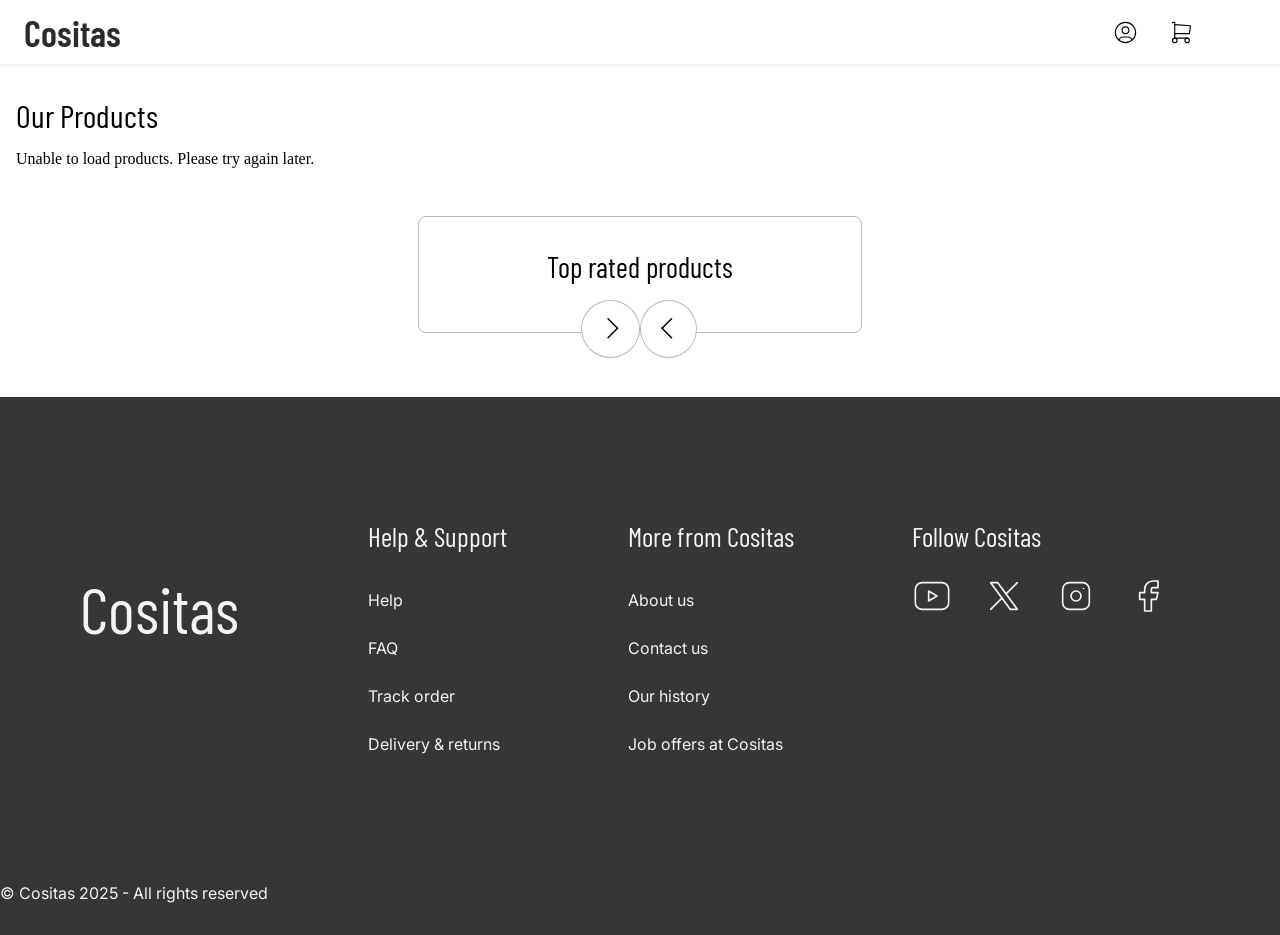
<file: index.html>
<!DOCTYPE html>
<html lang="en-US">

<head>
  <meta charset="UTF-8">
  <meta name="author" content="Camilla Furuknappen Larsen">
  <meta name="viewport" content="width=device-width, initial-scale=1">
  <meta name="description" content="Browse all our quality products to create the life you want for yourself!">
  <meta http-equiv="Content-Language" content="en">

  <!-- TODO: ned photo and url: -->
  <meta property="og:title" content="Cositas | Home">
  <meta property="og:description" content="Browse all our quality products to create the life you want for yourself!">
  <meta property="og:url" content="">
  <meta property="og:type" content="website">
  <meta property="og:image" content="">
  <meta property="og:locale" content="en_US">
  <meta property="og:site_name" content="Cositas">
 
  <!-- Favicons -->
  <link rel="shortcut icon" href="./assets/favicon/favicon.ico" type="image/x-icon">
  <link rel="icon" type="image/png" sizes="32x32" href="./assets/favicon/favicon-32x32.png">
  <link rel="icon" type="image/png" sizes="16x16" href="./assets/favicon/favicon-16x16.png">
 <link rel="apple-touch-icon" href="./assets/favicon/apple-touch-icon.png" >
 

  <link rel="stylesheet" href="./variables.css">
  <link rel="stylesheet" href="./global.css">
  <link rel="stylesheet" href="./card.css">
   <link rel="stylesheet" href="./styles/modal.css">
  <link rel="stylesheet" href="./index.css">
  <!-- <link rel="stylesheet" href="cart-page.css"> -->
  <link rel="stylesheet" href="./styles/header.css">
  <link rel="stylesheet" href="./styles/footer.css">
   
  <title>Cositas | Home</title>
</head>

<body>

  <header>
    <a href="./" aria-label="Cositas Home" class="header-logo" rel="noopener noreferrer">
      Cositas
    </a>

    <div id="headerSvgs">
      <button class="profileBtn a-btn" aria-label="Profile" rel="noopener noreferrer">
        <img class="headerSvg" src="./assets/svg/profile-pic-circle.svg" alt="" aria-hidden="true">
      </button>
      <button class="cartBtn a-btn" href="./cart/index.html" aria-label="Shopping cart" rel="noopener noreferrer">
        <div class="cartNotification"></div>
        <img class="headerSvg" src="./assets/svg/shopping-cart.svg" alt="" aria-hidden="true">
      </button>
    </div>

<!-- Hamburger menu -->
    <button id="hamburgerBTN" aria-label="Toggle navigation menu" aria-expanded="false" aria-controls="main-nav-mob">
        <img id="hamburgerSvg" src="./assets/svg/hamburger-menu.svg" alt="" aria-hidden="true"> 
    </button>

      <nav class="navLinks navMobLinks border" id="main-nav-mob" aria-label="Main Navigation" hidden>
        <a class="navLink navHome" href="./index.html" aria-current="page" rel="noopener noreferrer">Home</a>
        <button class="navLink a-btn cartBtn" rel="noopener noreferrer">Shoppingcart</button>
        <button class="navLink a-btn profileBtn" rel="noopener noreferrer">Profile</button>
      </nav>
  </header>

  <main class="toast-parent modal-parent">
    <section class="bestsellerDiv" aria-labelledby="homepage-title">
      <h1 id="homepage-title">
        Our Products
      </h1>

      <ul id="gridContainerHomepage" role="list">
        <!-- Cards goes here -->
      </ul>
    </section>

    <section class="popular-items" aria-labelledby="carousel-title">

      <div id="carousel-container" >
        <div class="carousel-title-container">
          <h2 id="carousel-title"> Top rated products</h2>
        </div>
        <div class="carousel-btn-card-container">
          <button id="carousel-prev-btn" class="carousel-btn" aria-label="Previous Slide" type="button">
            <img src="./assets/svg/arrow-left-simple.svg" alt="" aria-hidden="true">
          </button>
          <div id="carousel-status" class="sr-only" aria-live="polite" aria-atomic="true" role="status"> </div>
          <div id="carousel-cards-container">

            <!-- cards goes here -->

          </div>
          <button id="carousel-next-btn" class="carousel-btn" aria-label="Next Slide" type="button">
            <img src="./assets/svg/arrow-right-simple.svg" alt="" aria-hidden="true">
          </button>
        </div>
      </div>
    </section>


  </main>

  <footer>

    <div class="flexDivFooter">
      <!-- <div class="logoAndSocials"> -->
      <a href="./index.html" aria-label="Cositas Home" class="footer-logo">
        Cositas
      </a>

      <a class="mobileLinks" href="./comingsoon-page.html">Help & support</a>
      <a class="mobileLinks" href="./comingsoon-page.html">More from Cositas</a>



      <!-- </div> -->

      <nav aria-labelledby="footer-help-info">
        <h3 id="footer-help-info">Help & Support</h3>
        <ul>
          <li> <a href="./comingsoon-page.html"> Help </a> </li>
          <li> <a href="./comingsoon-page.html" aria-label="Frequently asked Questions">
              FAQ </a> </li>
          <li> <a href="./comingsoon-page.html">Track order</a> </li>
          <li> <a href="./comingsoon-page.html">Delivery & returns</a> </li>
        </ul>
      </nav>

      <nav aria-labelledby="footer-about-cositas">
        <h3 id="footer-about-cositas">More from Cositas</h3>
        <ul>
          <li> <a href="./comingsoon-page.html"> About us </a> </li>
          <li> <a href="./comingsoon-page.html"> Contact us </a> </li>
          <li> <a href="./comingsoon-page.html"> Our history </a> </li>
          <li> <a href="./comingsoon-page.html"> Job offers at Cositas</a> </li>
        </ul>
      </nav>

      <nav aria-labelledby="social-links-title" id="nav-social">
        <h3 id="social-links-title">Follow Cositas</h3>
        <ul class="socials">
          <li>
            <a href="https://youtube.com/" target="_blank" rel="noopener noreferrer" aria-label="Cositas on YouTube">
              <img src="./assets/svg/sosials/youtube.svg" alt="" aria-hidden="true">
            </a>
          </li>
          <li>
            <a href="https://x.com/" target="_blank" rel="noopener noreferrer"
              aria-label="Cositas on X (formerly Twitter)">
              <img src="./assets/svg/sosials/x.svg" alt="" aria-hidden="true">
            </a>
          </li>
          <li>
            <a href="https://instagram.com/" target="_blank" rel="noopener noreferrer"
              aria-label="Cositas on Instagram">
              <img src="./assets/svg/sosials/instagram.svg" class="svg" alt="" aria-hidden="true">
            </a>
          </li>
          <li>
            <a href="https://facebook.com/" target="_blank" rel="noopener noreferrer" aria-label="Cositas on Facebook">
              <img src="./assets/svg/sosials/facebook.svg" alt="" aria-hidden="true">
            </a>
          </li>
        </ul>
      </nav>
    </div>
    <p>© Cositas 2025 - All rights reserved </p>
  </footer>



  <script type="module" src="./index.js"></script>
  <script type="module" src="./scripts/header.js"></script>
</body>

</html>
</file>
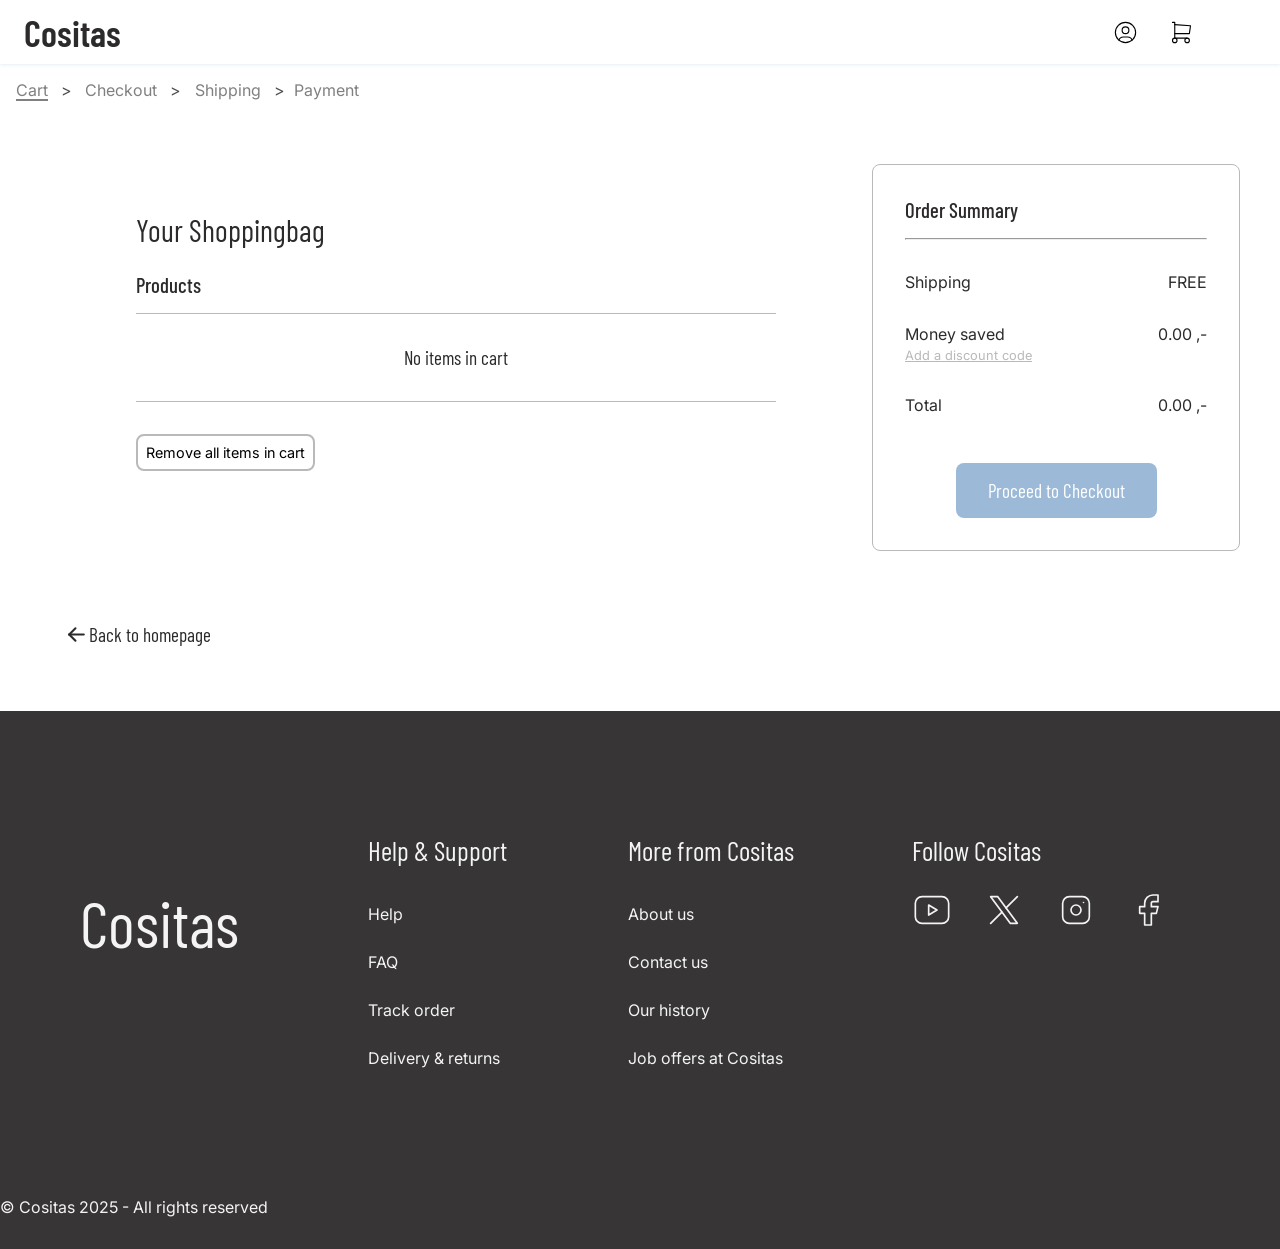
<file: cart/index.html>
<!DOCTYPE html>
<html lang="en-US">

<head>
  <meta charset="UTF-8">
  <meta name="author" content="Camilla Furuknappen Larsen">
  <meta name="viewport" content="width=device-width, initial-scale=1">
  <meta name="description" content="Browse all our quality products to create the life you want for yourself!">
  <meta http-equiv="Content-Language" content="en">

  <!-- TODO: ned photo and url: -->
  <meta property="og:title" content="Cositas | Cart">
  <meta property="og:description" content="All items in your cart is displayed here, have a look at your chatch!">
  <meta property="og:url" content="">
  <meta property="og:type" content="website">
  <meta property="og:image" content="">
  <meta property="og:locale" content="en_US">
  <meta property="og:site_name" content="Cositas">

  <link rel="shortcut icon" href="../assets/favicon/favicon.ico" type="image/x-icon">
  <link rel="icon" type="image/png" sizes="32x32" href="../assets/favicon/favicon-32x32.png">
  <link rel="icon" type="image/png" sizes="16x16" href="../assets/favicon/favicon-16x16.png">
  <link rel="apple-touch-icon" href="../assets/favicon/apple-touch-icon.png">


  <link rel="stylesheet" href="../variables.css">
  <link rel="stylesheet" href="../global.css">
  <link rel="stylesheet" href="../card.css">
  <link rel="stylesheet" href="../index.css">
  <link rel="stylesheet" href="cart-page.css">
  <link rel="stylesheet" href="../styles/header.css">
  <link rel="stylesheet" href="../styles/breadcrumbs.css">
  <link rel="stylesheet" href="../styles/footer.css">
  <link rel="stylesheet" href="../styles/modal.css">
  <title>Cositas | Cart</title>
</head>

<body>

  
  <header>
    <a href="../" aria-label="Cositas Home" class="header-logo" rel="noopener noreferrer">
      Cositas
    </a>

    <div id="headerSvgs">
      <button class="profileBtn a-btn" aria-label="Profile" rel="noopener noreferrer">
        <img class="headerSvg" src="../assets/svg/profile-pic-circle.svg" alt="" aria-hidden="true">
      </button>
      <button class="cartBtn a-btn" aria-label="Shopping cart" rel="noopener noreferrer">
        <div class="cartNotification"></div>
        <img class="headerSvg" src="../assets/svg/shopping-cart.svg" alt="" aria-hidden="true">
      </button>
    </div>

    <!-- Hamburger menu -->
    <button id="hamburgerBTN" aria-label="Toggle navigation menu" aria-expanded="false" aria-controls="main-nav-mob">
      <img id="hamburgerSvg" src="../assets/svg/hamburger-menu.svg" alt="" aria-hidden="true">
    </button>

    <nav class="navLinks navMobLinks border" id="main-nav-mob" aria-label="Main Navigation" hidden>
      <a class="navLink navHome " href="../index.html" rel="noopener noreferrer">Home</a>
      <button class="navLink a-btn cartBtn " rel="noopener noreferrer">Shoppingcart</button>
      <button class="navLink a-btn profileBtn" aria-label="Open profile" rel="noopener noreferrer">Profile</button>
    </nav>
  </header>


  <nav class="navBreadCrumbs" aria-label="Breadcrumb">
    <ol class="breadcrumbs">
      <li><a aria-current="page"> Cart </a></li>
      <li><a href="checkout-page.html"> Checkout </a></li>
      <li><a href="comingsoon-page.html"> Shipping </a></li>
      <li><a href="comingsoon-page.html">Payment</a></li>
    </ol>
  </nav>


  <main class="flexDiv modal-parent">
    <section role="region" class="cartSummaryDiv" aria-labelledby="cart-heading">
      <h1 class="heading" id="cart-heading">Your Shoppingbag</h1>

      <!-- remove productline from css -->

      <h2>Products</h2>
      <div class="productContainer">



      </div>
      <button id="removeAllItems"> Remove all items in cart</button>
    </section>

    <div class="backToBtnDivCart">
      <a class="linkBackBtn" href="../index.html">
        <svg aria-hidden="true" xmlns="http://www.w3.org/2000/svg" width="24" height="24" viewBox="0 0 24 24"
          fill="none" stroke="currentColor" stroke-width="2" stroke-linecap="round" stroke-linejoin="round"
          class="icon icon-tabler icons-tabler-outline icon-tabler-arrow-left">
          <path stroke="none" d="M0 0h24v24H0z" fill="none" />
          <path d="M5 12l14 0" />
          <path d="M5 12l6 6" />
          <path d="M5 12l6 -6" />
        </svg>
        <span>
          Back to homepage
        </span>
      </a>
    </div>


    <hr class="dividerHrCart" aria-hidden="true">

    <section role="region" class="orderSummaryDiv" aria-labelledby="order-summary-heading">
      <h2 id="order-summary-heading"> Order Summary</h2>
      <hr aria-hidden="true">
      <dl>
        <div class="flexBetween">
          <dt class="orderInfo"> Shipping</dt>
          <dd class="orderInfo"> FREE </dd>
        </div>
        <div class="flexBetween">
          <div>
            <dt class="orderInfo"> Money saved</dt>
            <a href="comingsoon-page.html" aria-label="Add a discount code" role="button">Add a discount code</a>
          </div>
          <dd class="orderInfo discounted"> 0 ,- </dd>
        </div>
        <div class="flexBetween totalDiv">
          <dt class="orderInfo"> Total</dt>
          <dd class="orderInfo"><span class="totalPrice"> </span> ,-</dd>
        </div>
      </dl>
      <a href="" id="goToCheckout" class="btn cartpageBtn"> Proceed to Checkout</a>
    </section>
  </main>
<footer>

    <div class="flexDivFooter">
      <!-- <div class="logoAndSocials"> -->
      <a href="../index.html" aria-label="Cositas Home" class="footer-logo">
        Cositas
      </a>

      <a class="mobileLinks" href="../comingsoon-page.html">Help & support</a>
      <a class="mobileLinks" href="../comingsoon-page.html">More from Cositas</a>



      <!-- </div> -->

      <nav aria-labelledby="footer-help-info">
        <h3 id="footer-help-info">Help & Support</h3>
        <ul>
          <li> <a href="../comingsoon-page.html"> Help </a> </li>
          <li> <a href="../comingsoon-page.html" aria-label="Frequently asked Questions">
              FAQ </a> </li>
          <li> <a href="../comingsoon-page.html">Track order</a> </li>
          <li> <a href="../comingsoon-page.html">Delivery & returns</a> </li>
        </ul>
      </nav>

      <nav aria-labelledby="footer-about-cositas">
        <h3 id="footer-about-cositas">More from Cositas</h3>
        <ul>
          <li> <a href="../comingsoon-page.html"> About us </a> </li>
          <li> <a href="../comingsoon-page.html"> Contact us </a> </li>
          <li> <a href="../comingsoon-page.html"> Our history </a> </li>
          <li> <a href="../comingsoon-page.html"> Job offers at Cositas</a> </li>
        </ul>
      </nav>

      <nav aria-labelledby="social-links-title" id="nav-social">
        <h3 id="social-links-title">Follow Cositas</h3>
        <ul class="socials">
          <li>
            <a href="https://youtube.com/" target="_blank" rel="noopener noreferrer" aria-label="Cositas on YouTube">
              <img src="../assets/svg/sosials/youtube.svg" alt="" aria-hidden="true">
            </a>
          </li>
          <li>
            <a href="https://x.com/" target="_blank" rel="noopener noreferrer"
              aria-label="Cositas on X (formerly Twitter)">
              <img src="../assets/svg/sosials/x.svg" alt="" aria-hidden="true">
            </a>
          </li>
          <li>
            <a href="https://instagram.com/" target="_blank" rel="noopener noreferrer"
              aria-label="Cositas on Instagram">
              <img src="../assets/svg/sosials/instagram.svg" class="svg" alt="" aria-hidden="true">
            </a>
          </li>
          <li>
            <a href="https://facebook.com/" target="_blank" rel="noopener noreferrer" aria-label="Cositas on Facebook">
              <img src="../assets/svg/sosials/facebook.svg" alt="" aria-hidden="true">
            </a>
          </li>
        </ul>
      </nav>
    </div>
    <p>© Cositas 2025 - All rights reserved </p>
  </footer>
  <script type="module" src="cart-page.js"></script>
  <script type="module" src="../scripts/header.js"></script>
</body>

</html>
</file>
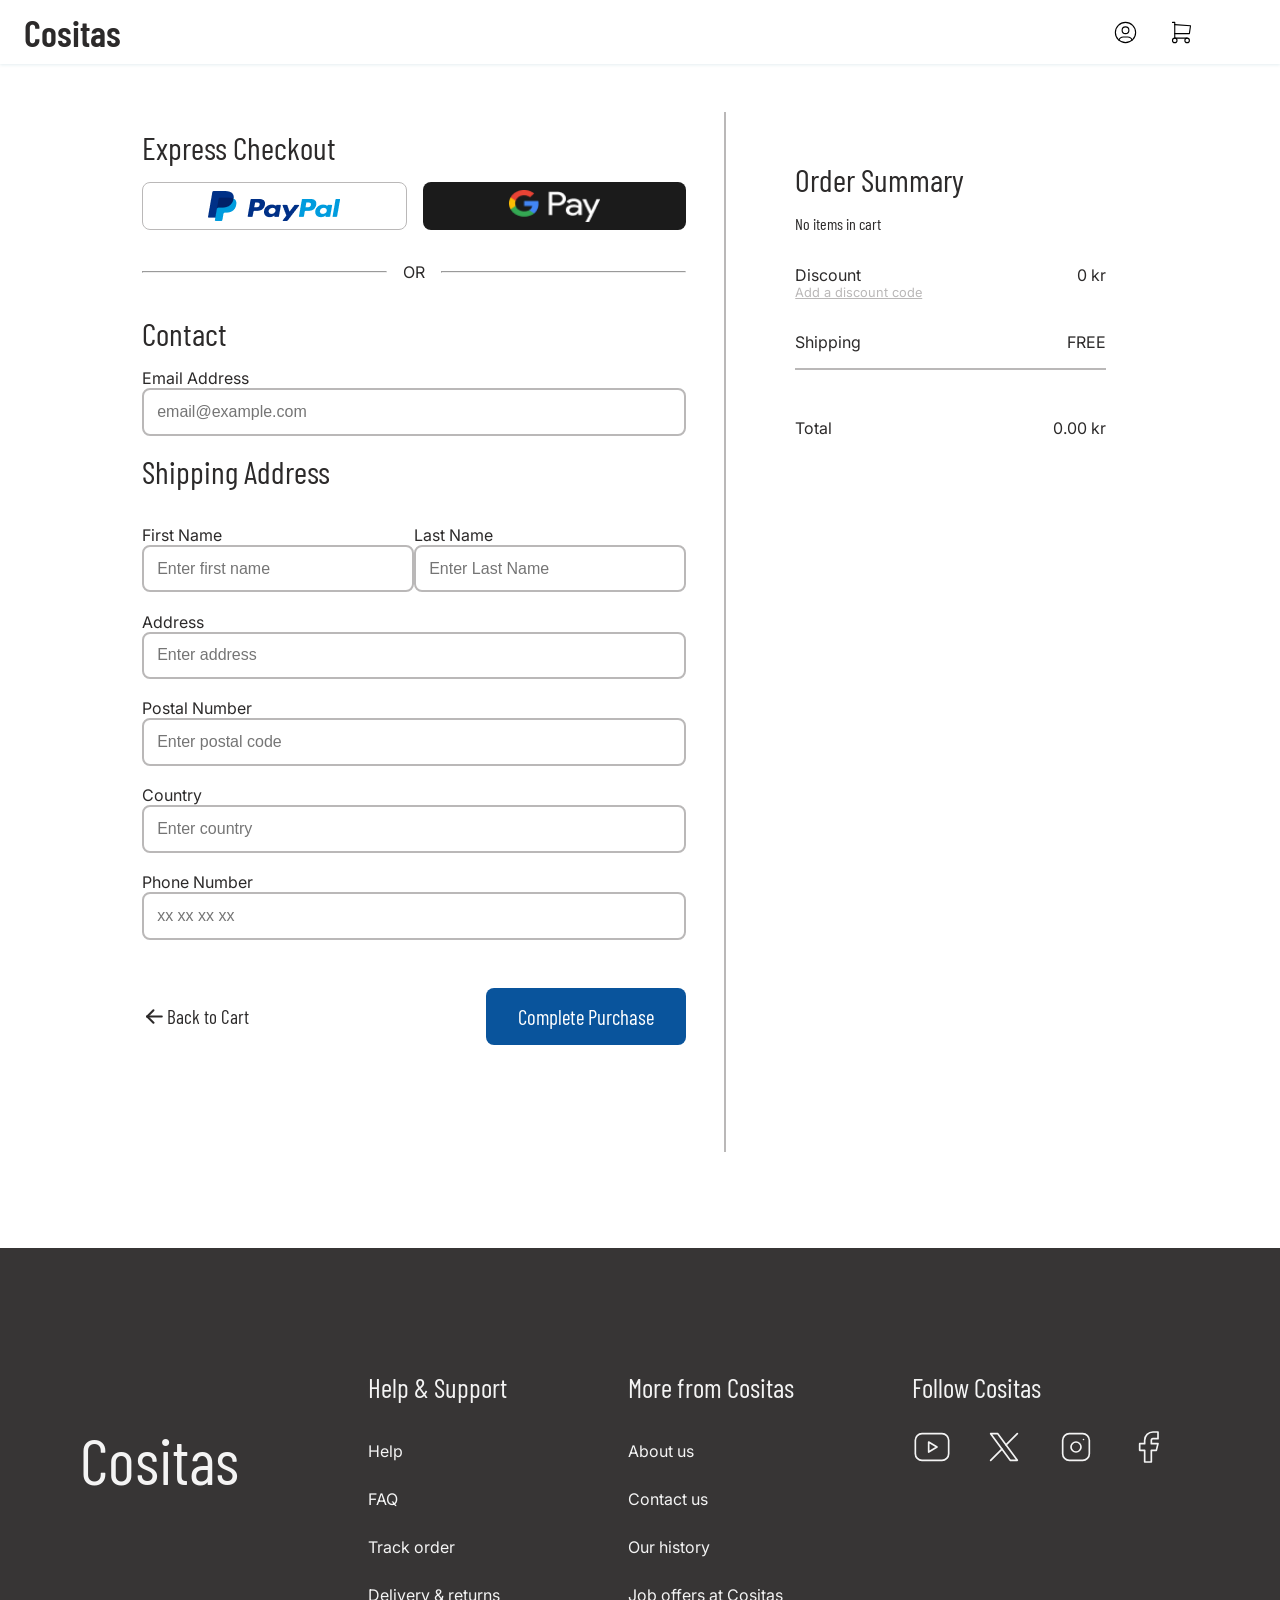
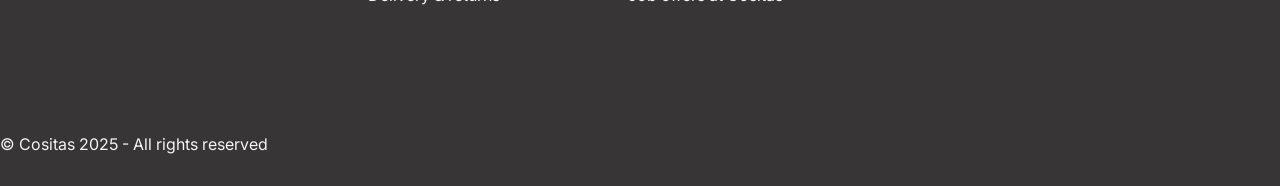
<file: checkout/index.html>
<!DOCTYPE html>
<html lang="en-US">

<head>
  <meta charset="UTF-8">
  <meta name="author" content="Camilla Furuknappen Larsen">
  <meta name="viewport" content="width=device-width, initial-scale=1">
  <meta name="description" content="Browse all our quality products to create the life you want for yourself!">
  <meta http-equiv="Content-Language" content="en">

  <!-- TODO: ned photo and url: -->
  <meta property="og:title" content="Cositas | Home">
  <meta property="og:description" content="Browse all our quality products to create the life you want for yourself!">
  <meta property="og:url" content="">
  <meta property="og:type" content="website">
  <meta property="og:image" content="">
  <meta property="og:locale" content="en_US">
  <meta property="og:site_name" content="Cositas">
 
  <!-- Favicons -->
  <link rel="shortcut icon" href="../assets/favicon/favicon.ico" type="image/x-icon">
  <link rel="icon" type="image/png" sizes="32x32" href="../assets/favicon/favicon-32x32.png">
  <link rel="icon" type="image/png" sizes="16x16" href="../assets/favicon/favicon-16x16.png">
 <link rel="apple-touch-icon" href="../assets/favicon/apple-touch-icon.png" >
 

  <link rel="stylesheet" href="../variables.css">
  <link rel="stylesheet" href="../global.css">
  <link rel="stylesheet" href="../card.css">
  <link rel="stylesheet" href="./checkout.css">
  <link rel="stylesheet" href="../cart/cart-page.css">
  <link rel="stylesheet" href="../styles/header.css">
  <link rel="stylesheet" href="../styles/footer.css">
  <title>Cositas | Home</title>
</head>

<body>
  
  <header>
    <a href="../" aria-label="Cositas Home" class="header-logo" rel="noopener noreferrer">
      Cositas
    </a>

    <div id="headerSvgs">
      <button class="profileBtn a-btn" aria-label="Profile" rel="noopener noreferrer">
        <img class="headerSvg" src="../assets/svg/profile-pic-circle.svg" alt="" aria-hidden="true">
      </button>
      <button class="cartBtn a-btn" aria-label="Shopping cart" rel="noopener noreferrer">
        <div class="cartNotification"></div>
        <img class="headerSvg" src="../assets/svg/shopping-cart.svg" alt="" aria-hidden="true">
      </button>
    </div>

    <!-- Hamburger menu -->
    <button id="hamburgerBTN" aria-label="Toggle navigation menu" aria-expanded="false" aria-controls="main-nav-mob">
      <img id="hamburgerSvg" src="../assets/svg/hamburger-menu.svg" alt="" aria-hidden="true">
    </button>

    <nav class="navLinks navMobLinks border" id="main-nav-mob" aria-label="Main Navigation" hidden>
      <a class="navLink navHome " href="../index.html" rel="noopener noreferrer">Home</a>
      <button class="navLink a-btn cartBtn " rel="noopener noreferrer">Shoppingcart</button>
      <button class="navLink a-btn profileBtn" aria-label="Open profile" rel="noopener noreferrer">Profile</button>
    </nav>
  </header>
 <main class="mainCheckoutPage">

    <section role="region" class="sectionContact" aria-label="checkout options and shipping info">
      <div>
        <h1 class="expressText">Express Checkout</h1>
        <div class="expressBtnDiv">
          <span id="new-tab-note" class="visually-hidden"> (Opens in a new tab)</span>
          <a class="expressBtn paypal" href="https://www.paypal.com/no/home" target="_blank"
            aria-label="Pay with Paypal" aria-describedby="new-tab-note" rel="noopener">
            <img src="../assets/img/paypal.png" alt="Paypal Logo">
          </a>

          <a class="expressBtn google" href="https://pay.google.com/intl/no_no/about/" aria-describedby="new-tab-note"
            target="_blank" aria-label="Pay with Google Pay" rel="noopener">
            <img src="../assets/img/googlepay.png" alt="Google Pay Logo">
          </a>
        </div>
      </div>


      <div class="dividerDiv ">
        <hr aria-hidden="true">
        <p>OR</p>
        <hr aria-hidden="true">
      </div>

      <form>
        <h1>Contact</h1>

        <label for="email"> Email Address</label>
        <input type="email" id="email" name="email" placeholder="email@example.com" required>

        <h1 class="h1SpaceOver"> Shipping Address</h1>

        <div class="checkoutNameDiv">
          <div class="form-group">
            <label for="fname"> First Name</label>
            <input type="text" id="fname" name="fname" required autocomplete="given-name"
              placeholder="Enter first name"><br>
          </div>

          <div class="form-group">
            <label for="lname"> Last Name</label>
            <input type="text" id="lname" name="lname" required placeholder="Enter Last Name"
              autocomplete="family-name"><br>
          </div>
        </div>

        <div class="form-group">
          <label for="address"> Address</label>
          <input type="text" id="address" name="address" required placeholder="Enter address"
            autocomplete="street-address"><br>
        </div>

        <div class="form-group">
          <label for="postal"> Postal Number</label>
          <input type="text" id="postal" name="postal" required placeholder="Enter postal code"
            autocomplete="postal-code"> <br>
        </div>

        <div class="form-group">
          <label for="country"> Country</label>
          <input type="text" id="country" name="country" required placeholder="Enter country"
            autocomplete="country-name"><br>
        </div>

        <div class="form-group">
          <label for="phone"> Phone Number</label>
          <input type="text" id="phone" name="phone" required placeholder="xx xx xx xx" autocomplete="tel"><br>
        </div>

        <div class="bottomButtons">
          <div class="backToBtnDivCheckout">
            <a class="linkBackBtn" href="../cart/index.html">
              <svg aria-hidden="true" xmlns="http://www.w3.org/2000/svg" width="24" height="24" viewBox="0 0 24 24"
                fill="none" stroke="currentColor" stroke-width="2" stroke-linecap="round" stroke-linejoin="round"
                class="icon icon-tabler icons-tabler-outline icon-tabler-arrow-left">
                <path stroke="none" d="M0 0h24v24H0z" fill="none" />
                <path d="M5 12l14 0" />
                <path d="M5 12l6 6" />
                <path d="M5 12l6 -6" />
              </svg>
              <span>
                Back to Cart
              </span>
            </a>
          </div>
          <button href="../success/confirmation.html" type="submit" class="btn checkoutBtn"> Complete Purchase</button>
        </div>
      </form>
    </section>

    <hr class="verticalDivider" aria-hidden="true">
    
    <section role="region" class="sectionOrderSummary" aria-labelledby="order-summary-heading">
      <h1 id="order-summary-heading"> Order Summary</h1>
      <div class="miniCartContainer">
        <!-- cart is displayed here -->
      </div>
      <dl>
        <div class="flexBetween">
          <dt class="orderInfo"> Discount
            <a href="comingsoon-page.html">Add a discount code</a>
          </dt>
          <dd class="orderInfo"> 0 kr
          </dd>
        </div>
        <div class="flexBetween">
          <dt class="orderInfo"> Shipping</dt>
          <dd class="orderInfo"> FREE </dd>
        </div>

        <hr aria-hidden="true">
        <div class="flexBetween totalDiv">

          <dt class="orderInfo totalP"> Total</dt>
          <dd class="orderInfo totalPrice"> </dd>
        </div>
      </dl>
    </section>
  </main>
<footer>

    <div class="flexDivFooter">
      <!-- <div class="logoAndSocials"> -->
      <a href="../index.html" aria-label="Cositas Home" class="footer-logo">
        Cositas
      </a>

      <a class="mobileLinks" href="../comingsoon-page.html">Help & support</a>
      <a class="mobileLinks" href="../comingsoon-page.html">More from Cositas</a>



      <!-- </div> -->

      <nav aria-labelledby="footer-help-info">
        <h3 id="footer-help-info">Help & Support</h3>
        <ul>
          <li> <a href="../comingsoon-page.html"> Help </a> </li>
          <li> <a href="../comingsoon-page.html" aria-label="Frequently asked Questions">
              FAQ </a> </li>
          <li> <a href="../comingsoon-page.html">Track order</a> </li>
          <li> <a href="../comingsoon-page.html">Delivery & returns</a> </li>
        </ul>
      </nav>

      <nav aria-labelledby="footer-about-cositas">
        <h3 id="footer-about-cositas">More from Cositas</h3>
        <ul>
          <li> <a href="../comingsoon-page.html"> About us </a> </li>
          <li> <a href="../comingsoon-page.html"> Contact us </a> </li>
          <li> <a href="../comingsoon-page.html"> Our history </a> </li>
          <li> <a href="../comingsoon-page.html"> Job offers at Cositas</a> </li>
        </ul>
      </nav>

      <nav aria-labelledby="social-links-title" id="nav-social">
        <h3 id="social-links-title">Follow Cositas</h3>
        <ul class="socials">
          <li>
            <a href="https://youtube.com/" target="_blank" rel="noopener noreferrer" aria-label="Cositas on YouTube">
              <img src="../assets/svg/sosials/youtube.svg" alt="" aria-hidden="true">
            </a>
          </li>
          <li>
            <a href="https://x.com/" target="_blank" rel="noopener noreferrer"
              aria-label="Cositas on X (formerly Twitter)">
              <img src="../assets/svg/sosials/x.svg" alt="" aria-hidden="true">
            </a>
          </li>
          <li>
            <a href="https://instagram.com/" target="_blank" rel="noopener noreferrer"
              aria-label="Cositas on Instagram">
              <img src="../assets/svg/sosials/instagram.svg" class="svg" alt="" aria-hidden="true">
            </a>
          </li>
          <li>
            <a href="https://facebook.com/" target="_blank" rel="noopener noreferrer" aria-label="Cositas on Facebook">
              <img src="../assets/svg/sosials/facebook.svg" alt="" aria-hidden="true">
            </a>
          </li>
        </ul>
      </nav>
    </div>
    <p>© Cositas 2025 - All rights reserved </p>
  </footer>

</body>
 <script type="module" src="../scripts/header.js"></script>
 <script type="module" src="checkout.js"></script>
</html>
</file>
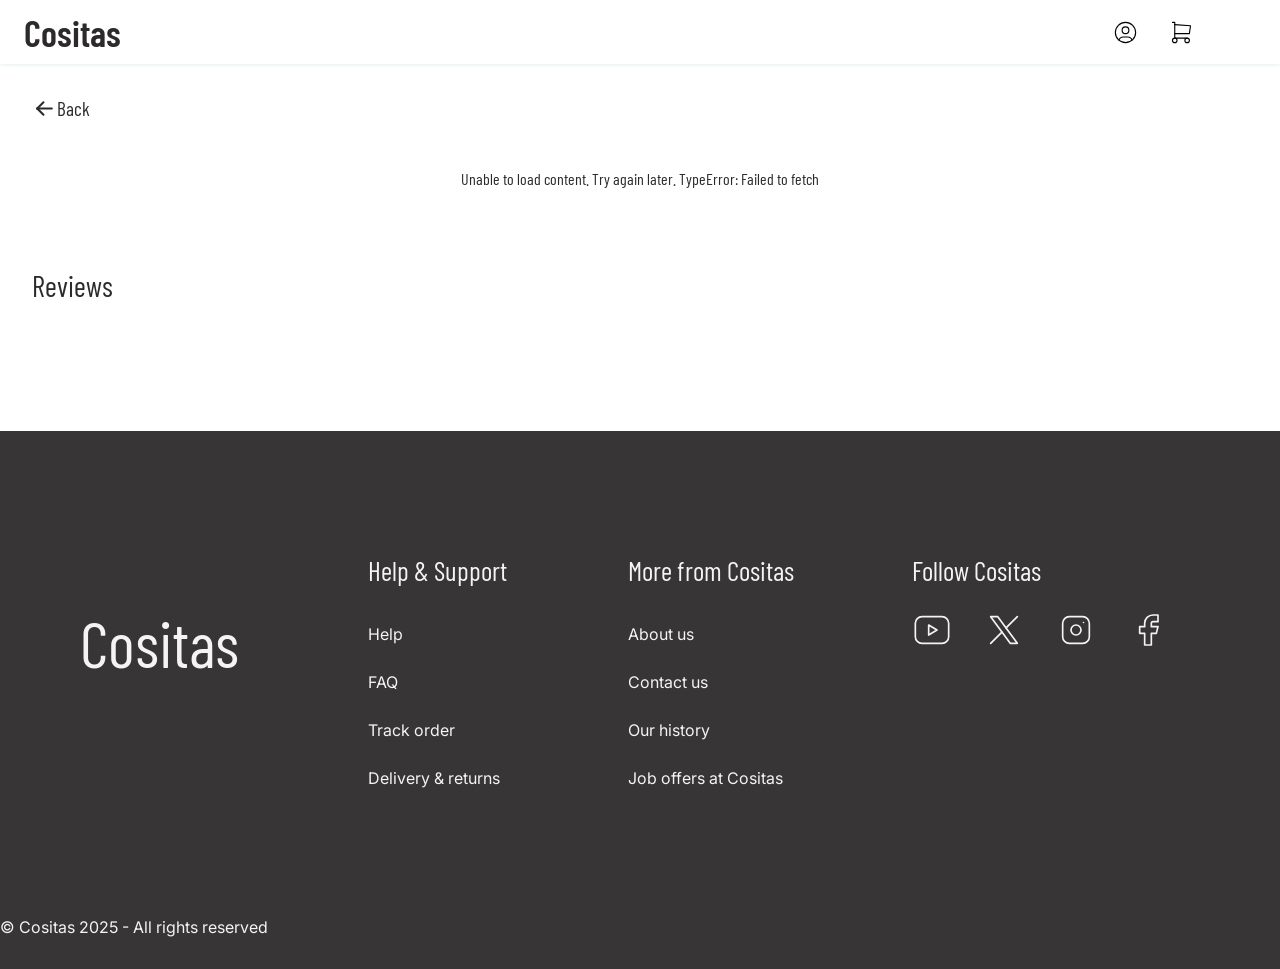
<file: product/index.html>
<!DOCTYPE html>
<html lang="en-US">

<head>
  <meta charset="UTF-8">
  <meta name="author" content="Camilla Furuknappen Larsen">
  <meta name="viewport" content="width=device-width, initial-scale=1">
  <meta name="description" content="Browse all our quality products to create the life you want for yourself!">
  <meta http-equiv="Content-Language" content="en">

  <!-- TODO: ned photo and url: -->
  <meta property="og:title" content="Cositas | Cart">
  <meta property="og:description" content="All items in your cart is displayed here, have a look at your chatch!">
  <meta property="og:url" content="">
  <meta property="og:type" content="website">
  <meta property="og:image" content="">
  <meta property="og:locale" content="en_US">
  <meta property="og:site_name" content="Cositas">

  <link rel="shortcut icon" href="../assets/favicon/favicon.ico" type="image/x-icon">
  <link rel="icon" type="image/png" sizes="32x32" href="../assets/favicon/favicon-32x32.png">
  <link rel="icon" type="image/png" sizes="16x16" href="../assets/favicon/favicon-16x16.png">
  <link rel="apple-touch-icon" href="../assets/favicon/apple-touch-icon.png">


  <link rel="stylesheet" href="../variables.css">
  <link rel="stylesheet" href="../global.css">
  <link rel="stylesheet" href="../styles/header.css">
  <link rel="stylesheet" href="../styles/footer.css">
  <link rel="stylesheet" href="../card.css">
  <link rel="stylesheet" href="../index.css">
  <link rel="stylesheet" href="./products.css">

  <link rel="stylesheet" href="../styles/toast-notifications.css">
  <link rel="stylesheet" href="../styles/modal.css">
  <title>Cositas | Cart</title>
</head>

<body>

  <header>
    <a href="../" aria-label="Cositas Home" class="header-logo" rel="noopener noreferrer">
      Cositas
    </a>

    <div id="headerSvgs">
      <button class="profileBtn a-btn" aria-label="Profile" rel="noopener noreferrer">
        <img class="headerSvg" src="../assets/svg/profile-pic-circle.svg" alt="" aria-hidden="true">
      </button>
      <button class="cartBtn a-btn" aria-label="Shopping cart" rel="noopener noreferrer">
        <div class="cartNotification"></div>
        <img class="headerSvg" src="../assets/svg/shopping-cart.svg" alt="" aria-hidden="true">
      </button>
    </div>

    <!-- Hamburger menu -->
    <button id="hamburgerBTN" aria-label="Toggle navigation menu" aria-expanded="false" aria-controls="main-nav-mob">
      <img id="hamburgerSvg" src="../assets/svg/hamburger-menu.svg" alt="" aria-hidden="true">
    </button>

    <nav class="navLinks navMobLinks border" id="main-nav-mob" aria-label="Main Navigation" hidden>
      <a class="navLink navHome " href="../index.html" rel="noopener noreferrer">Home</a>
      <button class="navLink a-btn cartBtn " rel="noopener noreferrer">Shoppingcart</button>
      <button class="navLink a-btn profileBtn" aria-label="Open profile" rel="noopener noreferrer">Profile</button>
    </nav>
  </header>


  <main class="flexDivItemPage toast-parent modal-parent">
    <button class="backBtn linkBackBtn a-btn" id="linkBackBtn">
      <svg aria-hidden="true" xmlns="http://www.w3.org/2000/svg" width="24" height="24" viewBox="0 0 24 24" fill="none"
        stroke="currentColor" stroke-width="2" stroke-linecap="round" stroke-linejoin="round"
        class="icon icon-tabler icons-tabler-outline icon-tabler-arrow-left">
        <path stroke="none" d="M0 0h24v24H0z" fill="none" />
        <path d="M5 12l14 0" />
        <path d="M5 12l6 6" />
        <path d="M5 12l6 -6" />
      </svg>
      <span>
        Back
      </span>
    </button>
    <div class="content" id="product-content">
      <img class="itemImage" src="" alt="">

      <div class="textSide" id="textSide">

        <h1 class="h1Itemname"> </h1>
        <div class="priceContainer">
          <!-- price -->
        </div>
        <p class="infoText"> </p>
        <p>Tags: <span class="item-tags"> </span></p>
        <div class="buttonDiv"></div>
        <div class="btn-container">
          <a class="btn itempageBtn" id="addToCartBtn">Add to Cart</a>
          <a class="shareBtn" id="shareBtn"> Share</a>
        </div>
      </div>
    </div>


    <div class="item-reviews">
      <h2> Reviews</h2>
      <div class="reviews-container">
        <!-- reviews goes here -->
      </div>
    </div>
  </main>
  
<footer>

    <div class="flexDivFooter">
      <!-- <div class="logoAndSocials"> -->
      <a href="../index.html" aria-label="Cositas Home" class="footer-logo">
        Cositas
      </a>

      <a class="mobileLinks" href="../comingsoon-page.html">Help & support</a>
      <a class="mobileLinks" href="../comingsoon-page.html">More from Cositas</a>



      <!-- </div> -->

      <nav aria-labelledby="footer-help-info">
        <h3 id="footer-help-info">Help & Support</h3>
        <ul>
          <li> <a href="../comingsoon-page.html"> Help </a> </li>
          <li> <a href="../comingsoon-page.html" aria-label="Frequently asked Questions">
              FAQ </a> </li>
          <li> <a href="../comingsoon-page.html">Track order</a> </li>
          <li> <a href="../comingsoon-page.html">Delivery & returns</a> </li>
        </ul>
      </nav>

      <nav aria-labelledby="footer-about-cositas">
        <h3 id="footer-about-cositas">More from Cositas</h3>
        <ul>
          <li> <a href="../comingsoon-page.html"> About us </a> </li>
          <li> <a href="../comingsoon-page.html"> Contact us </a> </li>
          <li> <a href="../comingsoon-page.html"> Our history </a> </li>
          <li> <a href="../comingsoon-page.html"> Job offers at Cositas</a> </li>
        </ul>
      </nav>

      <nav aria-labelledby="social-links-title" id="nav-social">
        <h3 id="social-links-title">Follow Cositas</h3>
        <ul class="socials">
          <li>
            <a href="https://youtube.com/" target="_blank" rel="noopener noreferrer" aria-label="Cositas on YouTube">
              <img src="../assets/svg/sosials/youtube.svg" alt="" aria-hidden="true">
            </a>
          </li>
          <li>
            <a href="https://x.com/" target="_blank" rel="noopener noreferrer"
              aria-label="Cositas on X (formerly Twitter)">
              <img src="../assets/svg/sosials/x.svg" alt="" aria-hidden="true">
            </a>
          </li>
          <li>
            <a href="https://instagram.com/" target="_blank" rel="noopener noreferrer"
              aria-label="Cositas on Instagram">
              <img src="../assets/svg/sosials/instagram.svg" class="svg" alt="" aria-hidden="true">
            </a>
          </li>
          <li>
            <a href="https://facebook.com/" target="_blank" rel="noopener noreferrer" aria-label="Cositas on Facebook">
              <img src="../assets/svg/sosials/facebook.svg" alt="" aria-hidden="true">
            </a>
          </li>
        </ul>
      </nav>
    </div>
    <p>© Cositas 2025 - All rights reserved </p>
  </footer>

  <script type="module" src="./product.js"></script>
  <script type="module" src="../scripts/header.js"></script>
</body>

</html>
</file>
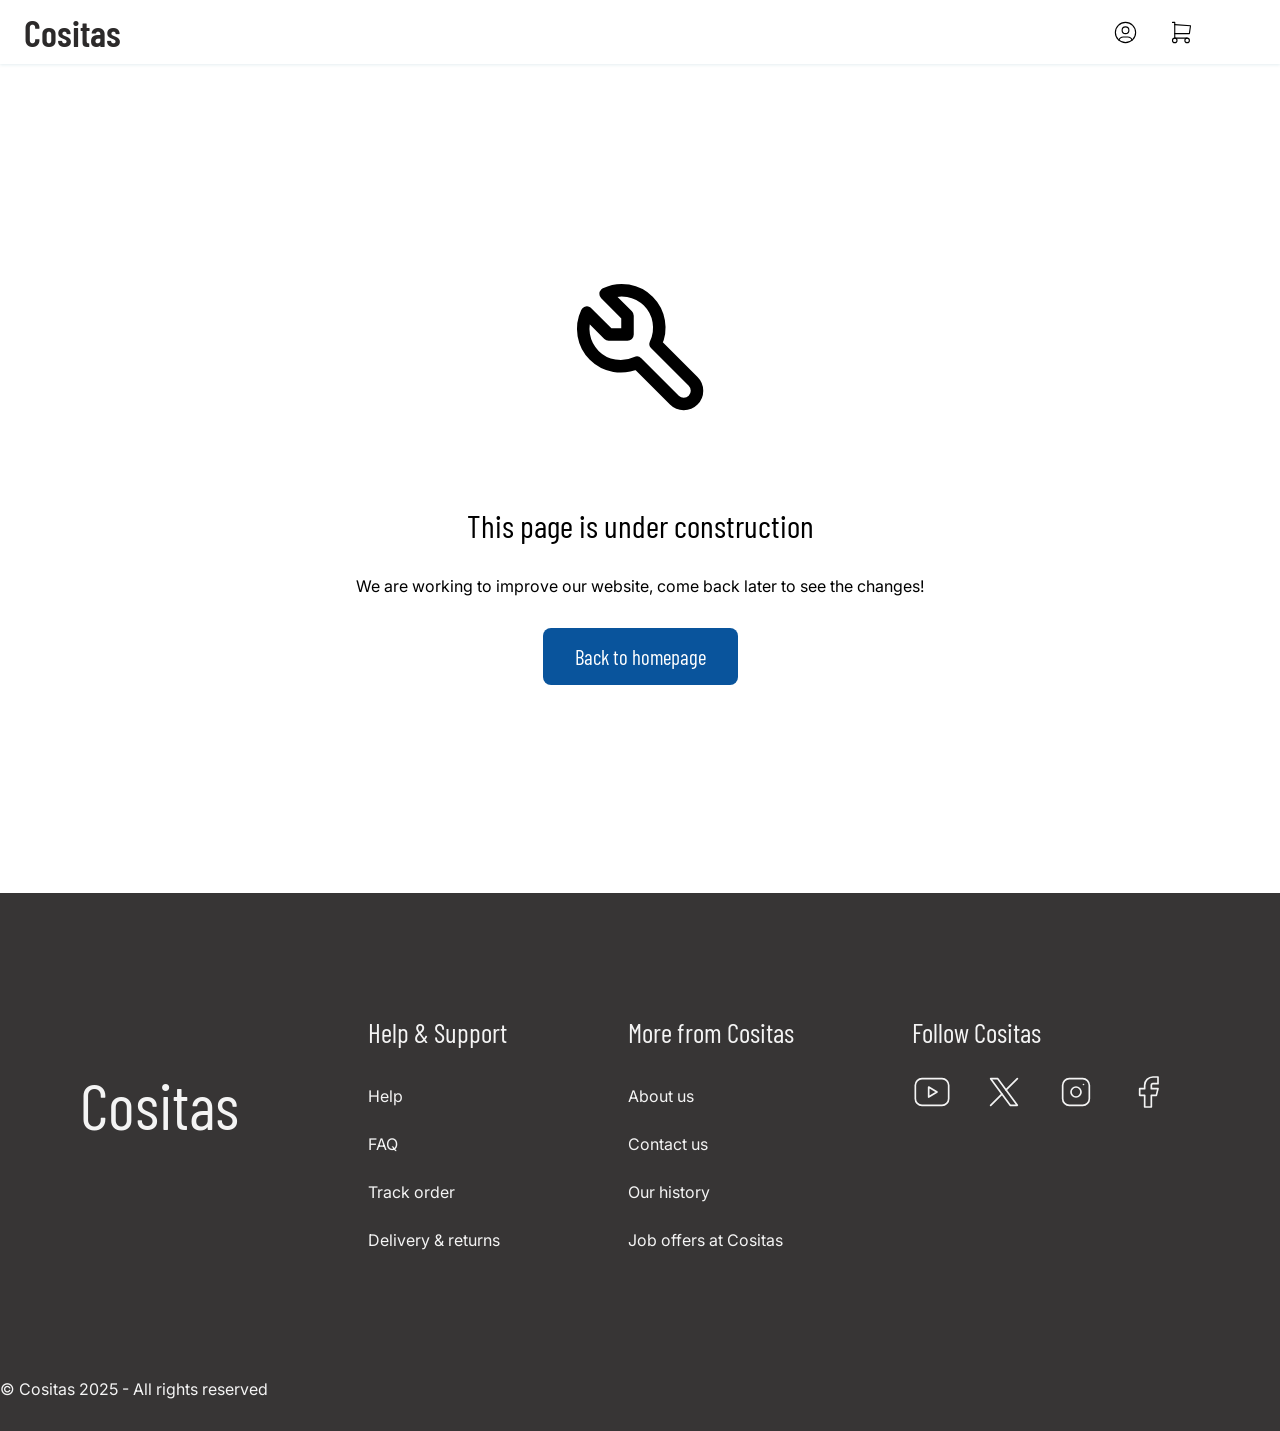
<file: comingsoon-page.html>
<!DOCTYPE html>
<html lang="en-US">

<head>
  <meta charset="UTF-8">
  <meta name="author" content="Camilla Furuknappen Larsen">
  <meta name="viewport" content="width=device-width, initial-scale=1">
  <meta name="description" content="Browse all our quality products to create the life you want for yourself!">
  <meta http-equiv="Content-Language" content="en">

  <!-- TODO: ned photo and url: -->
  <meta property="og:title" content="Cositas | Home">
  <meta property="og:description" content="Browse all our quality products to create the life you want for yourself!">
  <meta property="og:url" content="">
  <meta property="og:type" content="website">
  <meta property="og:image" content="">
  <meta property="og:locale" content="en_US">
  <meta property="og:site_name" content="Cositas">

  <!-- Favicons -->
  <link rel="shortcut icon" href="../assets/favicon/favicon.ico" type="image/x-icon">
  <link rel="icon" type="image/png" sizes="32x32" href="../assets/favicon/favicon-32x32.png">
  <link rel="icon" type="image/png" sizes="16x16" href="../assets/favicon/favicon-16x16.png">
  <link rel="apple-touch-icon" href="../assets/favicon/apple-touch-icon.png">


  <link rel="stylesheet" href="../variables.css">
  <link rel="stylesheet" href="../global.css">
  <link rel="stylesheet" href="../styles/header.css">
  <link rel="stylesheet" href="../styles/footer.css">
  <link rel="stylesheet" href="./comingsoon-page.css">

  <title>Cositas | Coming soon </title>
</head>

<body>
  
<header>
    <a href="./" aria-label="Cositas Home" class="header-logo" rel="noopener noreferrer">
      Cositas
    </a>

    <div id="headerSvgs">
      <button class="profileBtn a-btn" aria-label="Profile" rel="noopener noreferrer">
        <img class="headerSvg" src="./assets/svg/profile-pic-circle.svg" alt="" aria-hidden="true">
      </button>
      <button class="cartBtn a-btn" href="./cart/index.html" aria-label="Shopping cart" rel="noopener noreferrer">
        <div class="cartNotification"></div>
        <img class="headerSvg" src="./assets/svg/shopping-cart.svg" alt="" aria-hidden="true">
      </button>
    </div>

<!-- Hamburger menu -->
    <button id="hamburgerBTN" aria-label="Toggle navigation menu" aria-expanded="false" aria-controls="main-nav-mob">
        <img id="hamburgerSvg" src="./assets/svg/hamburger-menu.svg" alt="" aria-hidden="true"> 
    </button>

      <nav class="navLinks navMobLinks border" id="main-nav-mob" aria-label="Main Navigation" hidden>
        <a class="navLink navHome" href="./index.html" aria-current="page" rel="noopener noreferrer">Home</a>
        <button class="navLink a-btn cartBtn" rel="noopener noreferrer">Shoppingcart</button>
        <button class="navLink a-btn profileBtn" rel="noopener noreferrer">Profile</button>
      </nav>
  </header>

  <main class="comingSoonMain">
    <div class="toolContainer">
      <img src="./assets/svg/tool.svg" class="tool" aria-hidden="true">
    </div>
    <h1> This page is under construction
    </h1>
    <p> We are working to improve our website, come back later to see the changes! </p>

    <a href="./index.html" class="btn checkoutBtn"> Back to homepage</a>

  </main>
  <footer>

    <div class="flexDivFooter">
      <!-- <div class="logoAndSocials"> -->
      <a href="../index.html" aria-label="Cositas Home" class="footer-logo">
        Cositas
      </a>

      <a class="mobileLinks" href="../comingsoon-page.html">Help & support</a>
      <a class="mobileLinks" href="../comingsoon-page.html">More from Cositas</a>



      <!-- </div> -->

      <nav aria-labelledby="footer-help-info">
        <h3 id="footer-help-info">Help & Support</h3>
        <ul>
          <li> <a href="../comingsoon-page.html"> Help </a> </li>
          <li> <a href="../comingsoon-page.html" aria-label="Frequently asked Questions">
              FAQ </a> </li>
          <li> <a href="../comingsoon-page.html">Track order</a> </li>
          <li> <a href="../comingsoon-page.html">Delivery & returns</a> </li>
        </ul>
      </nav>

      <nav aria-labelledby="footer-about-cositas">
        <h3 id="footer-about-cositas">More from Cositas</h3>
        <ul>
          <li> <a href="../comingsoon-page.html"> About us </a> </li>
          <li> <a href="../comingsoon-page.html"> Contact us </a> </li>
          <li> <a href="../comingsoon-page.html"> Our history </a> </li>
          <li> <a href="../comingsoon-page.html"> Job offers at Cositas</a> </li>
        </ul>
      </nav>

      <nav aria-labelledby="social-links-title" id="nav-social">
        <h3 id="social-links-title">Follow Cositas</h3>
        <ul class="socials">
          <li>
            <a href="https://youtube.com/" target="_blank" rel="noopener noreferrer" aria-label="Cositas on YouTube">
              <img src="../assets/svg/sosials/youtube.svg" alt="" aria-hidden="true">
            </a>
          </li>
          <li>
            <a href="https://x.com/" target="_blank" rel="noopener noreferrer"
              aria-label="Cositas on X (formerly Twitter)">
              <img src="../assets/svg/sosials/x.svg" alt="" aria-hidden="true">
            </a>
          </li>
          <li>
            <a href="https://instagram.com/" target="_blank" rel="noopener noreferrer"
              aria-label="Cositas on Instagram">
              <img src="../assets/svg/sosials/instagram.svg" class="svg" alt="" aria-hidden="true">
            </a>
          </li>
          <li>
            <a href="https://facebook.com/" target="_blank" rel="noopener noreferrer" aria-label="Cositas on Facebook">
              <img src="../assets/svg/sosials/facebook.svg" alt="" aria-hidden="true">
            </a>
          </li>
        </ul>
      </nav>
    </div>
    <p>© Cositas 2025 - All rights reserved </p>
  </footer>
  <script type="module" src="./scripts/header.js"></script>
</body>

</html>
</file>
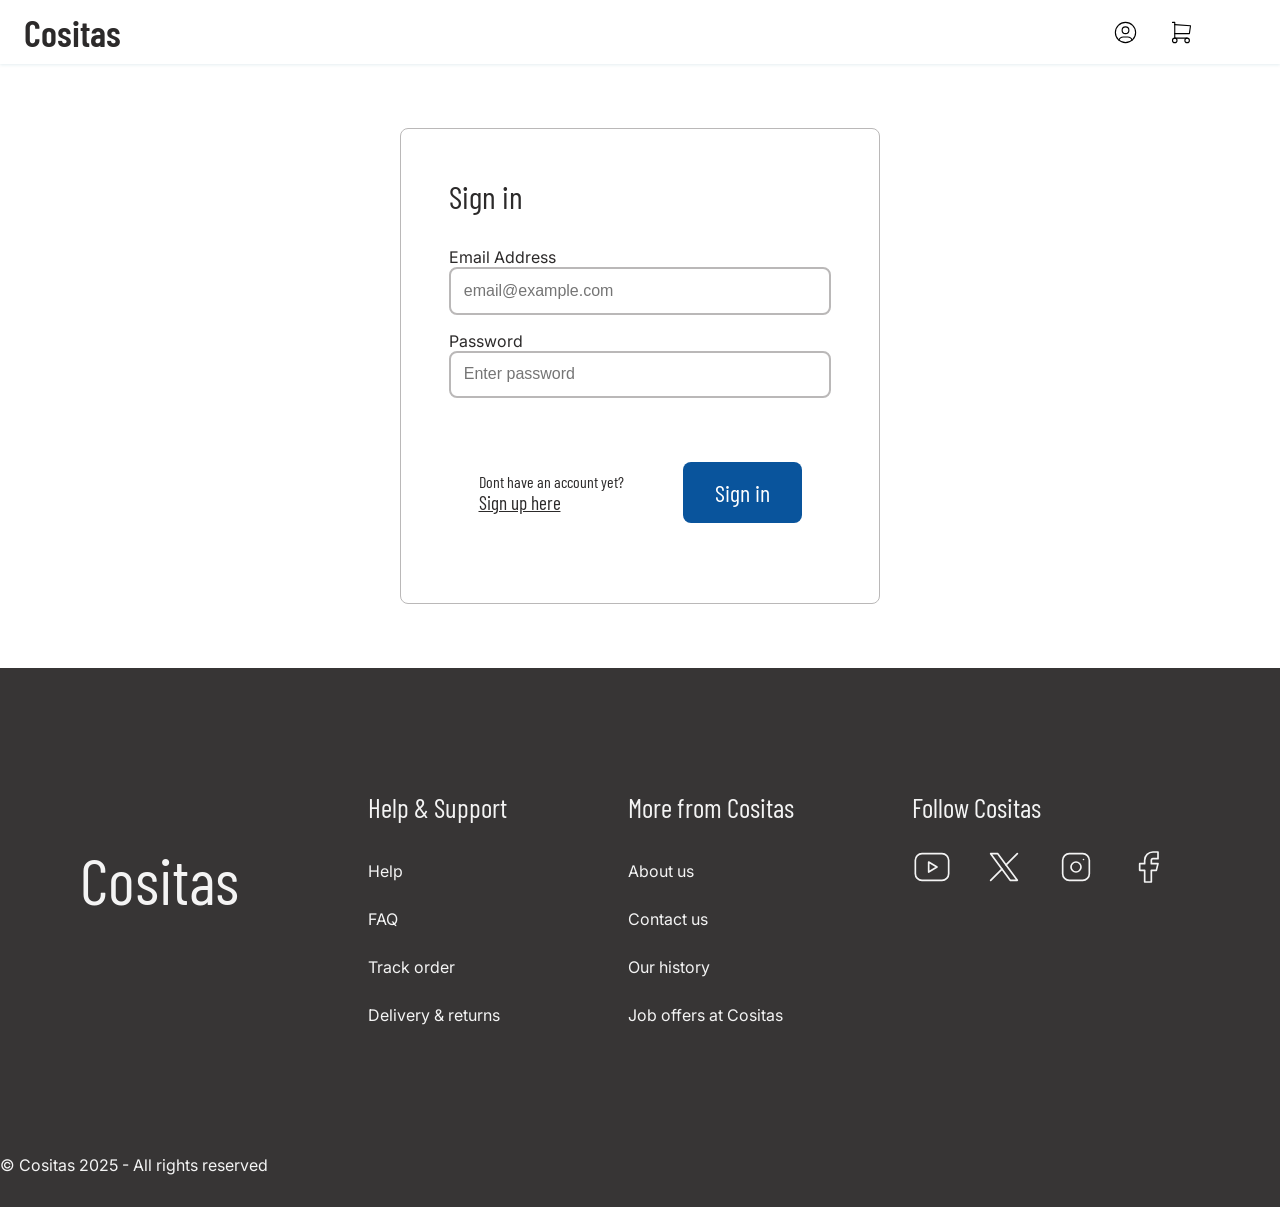
<file: account/login.html>
<!DOCTYPE html>
<html lang="en-US">

<head>
  <meta charset="UTF-8">
  <meta name="author" content="Camilla Furuknappen Larsen">
  <meta name="viewport" content="width=device-width, initial-scale=1">
  <meta name="description" content="Browse all our quality products to create the life you want for yourself!">
  <meta http-equiv="Content-Language" content="en">

  <!-- TODO: ned photo and url: -->
  <meta property="og:title" content="Cositas | Sign in">
  <meta property="og:description" content="Login to your account">
  <meta property="og:url" content="">
  <meta property="og:type" content="website">
  <meta property="og:image" content="">
  <meta property="og:locale" content="en_US">
  <meta property="og:site_name" content="Cositas">

  <!-- Favicons -->
  <link rel="shortcut icon" href="../assets/favicon/favicon.ico" type="image/x-icon">
  <link rel="icon" type="image/png" sizes="32x32" href="../assets/favicon/favicon-32x32.png">
  <link rel="icon" type="image/png" sizes="16x16" href="../assets/favicon/favicon-16x16.png">
  <link rel="apple-touch-icon" href="../assets/favicon/apple-touch-icon.png">


  <link rel="stylesheet" href="../variables.css">
  <link rel="stylesheet" href="../global.css">
  <link rel="stylesheet" href="../card.css">
  <link rel="stylesheet" href="../index.css">
  <link rel="stylesheet" href="register.css">
  <link rel="stylesheet" href="../styles/header.css">
  <link rel="stylesheet" href="../styles/footer.css">
  <title>Cositas | Sign in</title>
</head>

<body>

   
  <header>
    <a href="../" aria-label="Cositas Home" class="header-logo" rel="noopener noreferrer">
      Cositas
    </a>

    <div id="headerSvgs">
      <button class="profileBtn a-btn" aria-label="Profile" rel="noopener noreferrer">
        <img class="headerSvg" src="../assets/svg/profile-pic-circle.svg" alt="" aria-hidden="true">
      </button>
      <button class="cartBtn a-btn" aria-label="Shopping cart" rel="noopener noreferrer">
        <div class="cartNotification"></div>
        <img class="headerSvg" src="../assets/svg/shopping-cart.svg" alt="" aria-hidden="true">
      </button>
    </div>

    <!-- Hamburger menu -->
    <button id="hamburgerBTN" aria-label="Toggle navigation menu" aria-expanded="false" aria-controls="main-nav-mob">
      <img id="hamburgerSvg" src="../assets/svg/hamburger-menu.svg" alt="" aria-hidden="true">
    </button>

    <nav class="navLinks navMobLinks border" id="main-nav-mob" aria-label="Main Navigation" hidden>
      <a class="navLink navHome " href="../index.html" rel="noopener noreferrer">Home</a>
      <button class="navLink a-btn cartBtn " rel="noopener noreferrer">Shoppingcart</button>
      <button class="navLink a-btn profileBtn" aria-label="Open profile" rel="noopener noreferrer">Profile</button>
    </nav>
  </header>

  <main class="form-main-div">
    <div class="register-div">
      <h1> Sign in </h1>
      <form>
        <div class="form-group">
          <label for="login-email"> Email Address</label><br>
          <input type="email" id="login-email" name="email" placeholder="email@example.com" pattern="@" required>
        </div>

        <div class="form-group">
          <label for="login-password"> Password</label><br>
          <input id="login-password" name="login-password" required placeholder="Enter password" type="password"><br>
        </div>

        <div class="bottomButtons">
          <div class="backToBtnDivCheckout">
            <p>Dont have an account yet?</p>
            <a class="linkBackBtn" href="register.html">
              <!-- <svg aria-hidden="true" xmlns="http://www.w3.org/2000/svg" width="24" height="24" viewBox="0 0 24 24"
                fill="none" stroke="currentColor" stroke-width="2" stroke-linecap="round" stroke-linejoin="round"
                class="icon icon-tabler icons-tabler-outline icon-tabler-arrow-left">
                <path stroke="none" d="M0 0h24v24H0z" fill="none" />
                <path d="M5 12l14 0" />
                <path d="M5 12l6 6" />
                <path d="M5 12l6 -6" />
              </svg> -->
              <span>
                Sign up here
              </span>
            </a>
          </div>
          <a  type="submit" class="btn checkoutBtn" id="loginBtn"> Sign in</a>
        </div>

      </form>
    </div>







  </main>

<footer>

    <div class="flexDivFooter">
      <!-- <div class="logoAndSocials"> -->
      <a href="../index.html" aria-label="Cositas Home" class="footer-logo">
        Cositas
      </a>

      <a class="mobileLinks" href="../comingsoon-page.html">Help & support</a>
      <a class="mobileLinks" href="../comingsoon-page.html">More from Cositas</a>



      <!-- </div> -->

      <nav aria-labelledby="footer-help-info">
        <h3 id="footer-help-info">Help & Support</h3>
        <ul>
          <li> <a href="../comingsoon-page.html"> Help </a> </li>
          <li> <a href="../comingsoon-page.html" aria-label="Frequently asked Questions">
              FAQ </a> </li>
          <li> <a href="../comingsoon-page.html">Track order</a> </li>
          <li> <a href="../comingsoon-page.html">Delivery & returns</a> </li>
        </ul>
      </nav>

      <nav aria-labelledby="footer-about-cositas">
        <h3 id="footer-about-cositas">More from Cositas</h3>
        <ul>
          <li> <a href="../comingsoon-page.html"> About us </a> </li>
          <li> <a href="../comingsoon-page.html"> Contact us </a> </li>
          <li> <a href="../comingsoon-page.html"> Our history </a> </li>
          <li> <a href="../comingsoon-page.html"> Job offers at Cositas</a> </li>
        </ul>
      </nav>

      <nav aria-labelledby="social-links-title" id="nav-social">
        <h3 id="social-links-title">Follow Cositas</h3>
        <ul class="socials">
          <li>
            <a href="https://youtube.com/" target="_blank" rel="noopener noreferrer" aria-label="Cositas on YouTube">
              <img src="../assets/svg/sosials/youtube.svg" alt="" aria-hidden="true">
            </a>
          </li>
          <li>
            <a href="https://x.com/" target="_blank" rel="noopener noreferrer"
              aria-label="Cositas on X (formerly Twitter)">
              <img src="../assets/svg/sosials/x.svg" alt="" aria-hidden="true">
            </a>
          </li>
          <li>
            <a href="https://instagram.com/" target="_blank" rel="noopener noreferrer"
              aria-label="Cositas on Instagram">
              <img src="../assets/svg/sosials/instagram.svg" class="svg" alt="" aria-hidden="true">
            </a>
          </li>
          <li>
            <a href="https://facebook.com/" target="_blank" rel="noopener noreferrer" aria-label="Cositas on Facebook">
              <img src="../assets/svg/sosials/facebook.svg" alt="" aria-hidden="true">
            </a>
          </li>
        </ul>
      </nav>
    </div>
    <p>© Cositas 2025 - All rights reserved </p>
  </footer>

  <script type="module" src="login.js"></script>
  <script type="module" src="../scripts/header.js"></script>
</body>

</html>
</file>
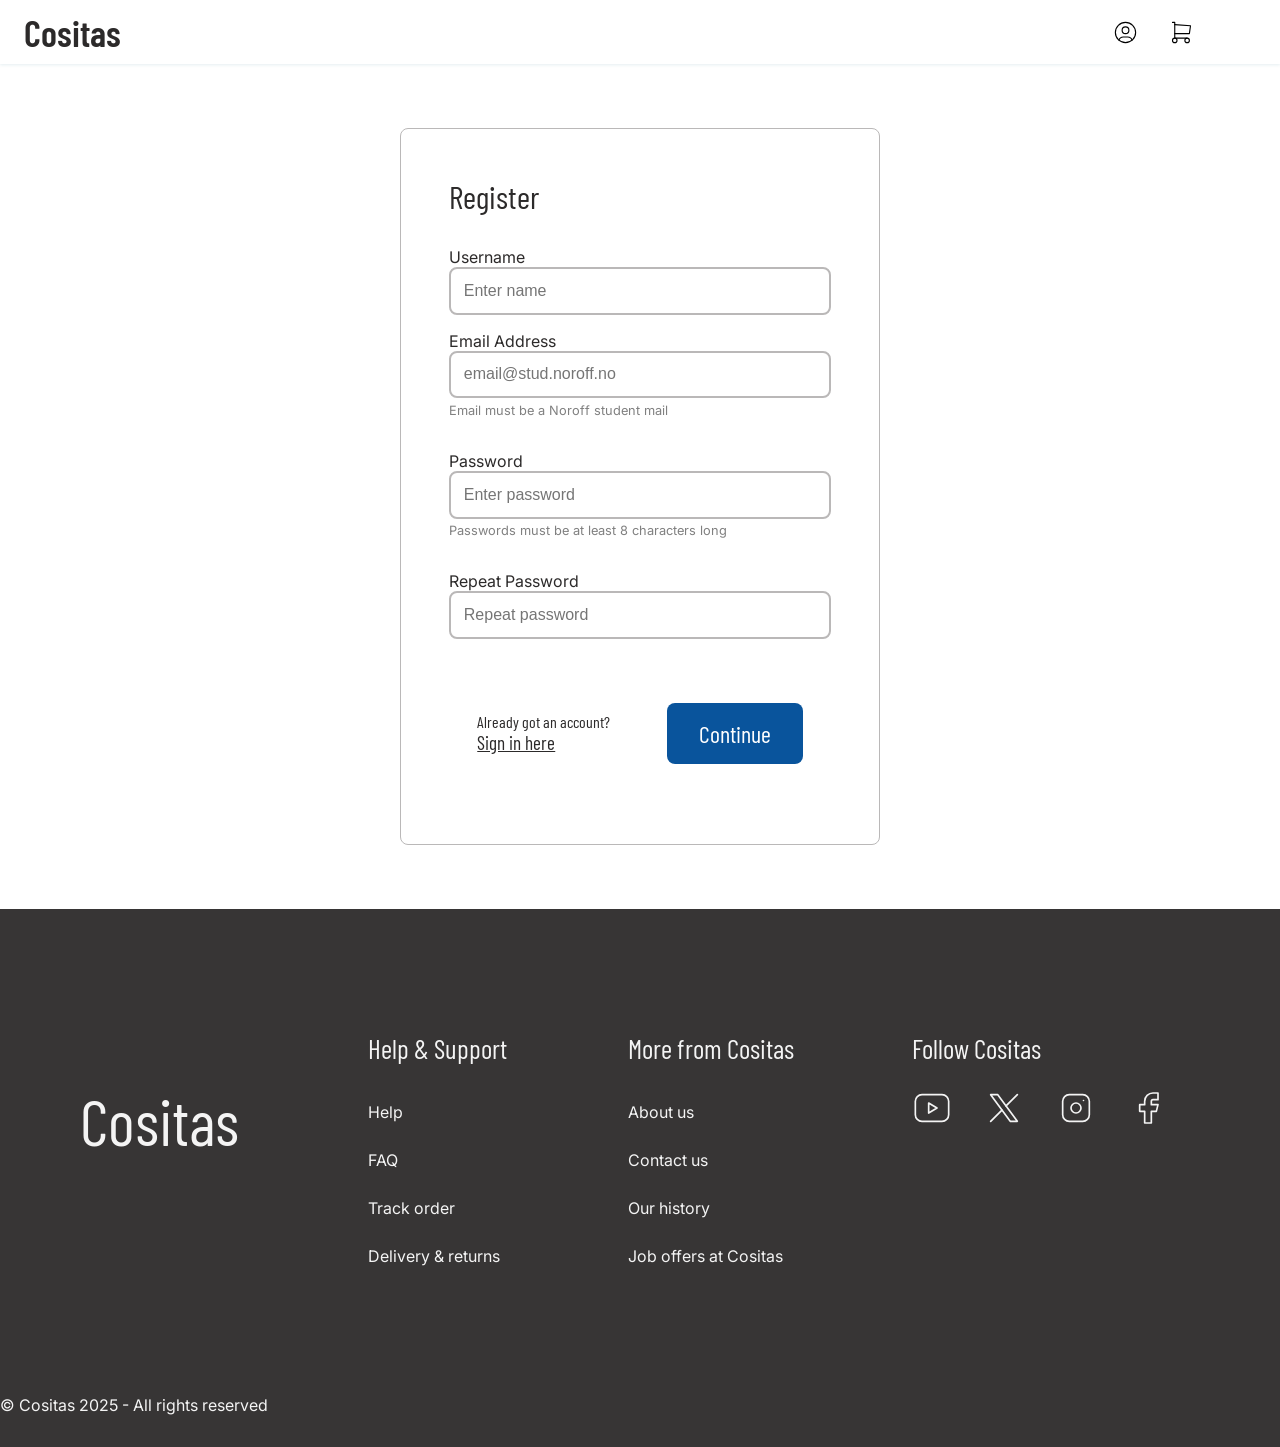
<file: account/register.html>
<!DOCTYPE html>
<html lang="en-US">

<head>
  <meta charset="UTF-8">
  <meta name="author" content="Camilla Furuknappen Larsen">
  <meta name="viewport" content="width=device-width, initial-scale=1">
  <meta name="description" content="Browse all our quality products to create the life you want for yourself!">
  <meta http-equiv="Content-Language" content="en">

  <!-- TODO: ned photo and url: -->
  <meta property="og:title" content="Cositas | Register">
  <meta property="og:description" content="Register a user to become a member!">
  <meta property="og:url" content="">
  <meta property="og:type" content="website">
  <meta property="og:image" content="">
  <meta property="og:locale" content="en_US">
  <meta property="og:site_name" content="Cositas">

  <!-- Favicons -->
  <link rel="shortcut icon" href="../assets/favicon/favicon.ico" type="image/x-icon">
  <link rel="icon" type="image/png" sizes="32x32" href="../assets/favicon/favicon-32x32.png">
  <link rel="icon" type="image/png" sizes="16x16" href="../assets/favicon/favicon-16x16.png">
  <link rel="apple-touch-icon" href="../assets/favicon/apple-touch-icon.png">


  <link rel="stylesheet" href="../variables.css">
  <link rel="stylesheet" href="../global.css">
  <link rel="stylesheet" href="../card.css">
  <link rel="stylesheet" href="../index.css">
  <link rel="stylesheet" href="register.css">
  <link rel="stylesheet" href="../styles/header.css">
  <link rel="stylesheet" href="../styles/footer.css">
    <link rel="stylesheet" href="../styles/toast-notifications.css">
  <title>Cositas | Register</title>
</head>

<body>

 
  <header>
    <a href="../" aria-label="Cositas Home" class="header-logo" rel="noopener noreferrer">
      Cositas
    </a>

    <div id="headerSvgs">
      <button class="profileBtn a-btn" aria-label="Profile" rel="noopener noreferrer">
        <img class="headerSvg" src="../assets/svg/profile-pic-circle.svg" alt="" aria-hidden="true">
      </button>
      <button class="cartBtn a-btn" aria-label="Shopping cart" rel="noopener noreferrer">
        <div class="cartNotification"></div>
        <img class="headerSvg" src="../assets/svg/shopping-cart.svg" alt="" aria-hidden="true">
      </button>
    </div>

    <!-- Hamburger menu -->
    <button id="hamburgerBTN" aria-label="Toggle navigation menu" aria-expanded="false" aria-controls="main-nav-mob">
      <img id="hamburgerSvg" src="../assets/svg/hamburger-menu.svg" alt="" aria-hidden="true">
    </button>

    <nav class="navLinks navMobLinks border" id="main-nav-mob" aria-label="Main Navigation" hidden>
      <a class="navLink navHome " href="../index.html" rel="noopener noreferrer">Home</a>
      <button class="navLink a-btn cartBtn " rel="noopener noreferrer">Shoppingcart</button>
      <button class="navLink a-btn profileBtn" aria-label="Open profile" rel="noopener noreferrer">Profile</button>
    </nav>
  </header>

  <main class="form-main-div toast-parent">
    <div class="register-div"> 
    <h1> Register </h1>
    <form>
      <div class="form-group">
        <label for="username"> Username </label><br>
        <input type="text" id="username" name="username" required placeholder="Enter name"
          autocomplete="user-name"><br>
      </div>

      <div class="form-group">
        <label for="registration-email"> Email Address</label><br>
        <input type="email" id="registration-email" name="registration-email" placeholder="email@stud.noroff.no" 
        pattern="stud.noroff.no"
        required>
        <p class="alert-info"> <span id="email-error">Email must be a Noroff student mail</span></p>
      </div>

      <div class="form-group">
        <label for="password1"> Password</label><br>
        <input type="password" id="password1" name="password1" required placeholder="Enter password"><br>
       <p class="alert-info"> <span id="password-error">Passwords must be at least 8 characters long</span></p>
      </div>

      <div class="form-group">
        <label for="password2"> Repeat Password</label><br>
        <input type="password" id="password2" name="password2" required placeholder="Repeat password"
         ><br>
      </div>

      <div class="bottomButtons">
        <div class="backToBtnDivCheckout">
          <p>Already got an account?</p>
          <a class="linkBackBtn" href="login.html">
            <!-- <svg aria-hidden="true" xmlns="http://www.w3.org/2000/svg" width="24" height="24" viewBox="0 0 24 24"
                fill="none" stroke="currentColor" stroke-width="2" stroke-linecap="round" stroke-linejoin="round"
                class="icon icon-tabler icons-tabler-outline icon-tabler-arrow-left">
                <path stroke="none" d="M0 0h24v24H0z" fill="none" />
                <path d="M5 12l14 0" />
                <path d="M5 12l6 6" />
                <path d="M5 12l6 -6" />
              </svg> -->
            <span>
              Sign in here
            </span>
          </a>
        </div>
        <button type="submit" class="btn checkoutBtn" id="registerBtn">Continue</button>
      </div>

    </form>
    <p id="error-message"></p>
</div>







  </main>

  <footer>

    <div class="flexDivFooter">
      <!-- <div class="logoAndSocials"> -->
      <a href="../index.html" aria-label="Cositas Home" class="footer-logo">
        Cositas
      </a>

      <a class="mobileLinks" href="../comingsoon-page.html">Help & support</a>
      <a class="mobileLinks" href="../comingsoon-page.html">More from Cositas</a>



      <!-- </div> -->

      <nav aria-labelledby="footer-help-info">
        <h3 id="footer-help-info">Help & Support</h3>
        <ul>
          <li> <a href="../comingsoon-page.html"> Help </a> </li>
          <li> <a href="../comingsoon-page.html" aria-label="Frequently asked Questions">
              FAQ </a> </li>
          <li> <a href="../comingsoon-page.html">Track order</a> </li>
          <li> <a href="../comingsoon-page.html">Delivery & returns</a> </li>
        </ul>
      </nav>

      <nav aria-labelledby="footer-about-cositas">
        <h3 id="footer-about-cositas">More from Cositas</h3>
        <ul>
          <li> <a href="../comingsoon-page.html"> About us </a> </li>
          <li> <a href="../comingsoon-page.html"> Contact us </a> </li>
          <li> <a href="../comingsoon-page.html"> Our history </a> </li>
          <li> <a href="../comingsoon-page.html"> Job offers at Cositas</a> </li>
        </ul>
      </nav>

      <nav aria-labelledby="social-links-title" id="nav-social">
        <h3 id="social-links-title">Follow Cositas</h3>
        <ul class="socials">
          <li>
            <a href="https://youtube.com/" target="_blank" rel="noopener noreferrer" aria-label="Cositas on YouTube">
              <img src="../assets/svg/sosials/youtube.svg" alt="" aria-hidden="true">
            </a>
          </li>
          <li>
            <a href="https://x.com/" target="_blank" rel="noopener noreferrer"
              aria-label="Cositas on X (formerly Twitter)">
              <img src="../assets/svg/sosials/x.svg" alt="" aria-hidden="true">
            </a>
          </li>
          <li>
            <a href="https://instagram.com/" target="_blank" rel="noopener noreferrer"
              aria-label="Cositas on Instagram">
              <img src="../assets/svg/sosials/instagram.svg" class="svg" alt="" aria-hidden="true">
            </a>
          </li>
          <li>
            <a href="https://facebook.com/" target="_blank" rel="noopener noreferrer" aria-label="Cositas on Facebook">
              <img src="../assets/svg/sosials/facebook.svg" alt="" aria-hidden="true">
            </a>
          </li>
        </ul>
      </nav>
    </div>
    <p>© Cositas 2025 - All rights reserved </p>
  </footer>


    <script type="module" src="register.js"></script>
  <script type="module" src="../scripts/header.js"></script>
</body>

</html>
</file>
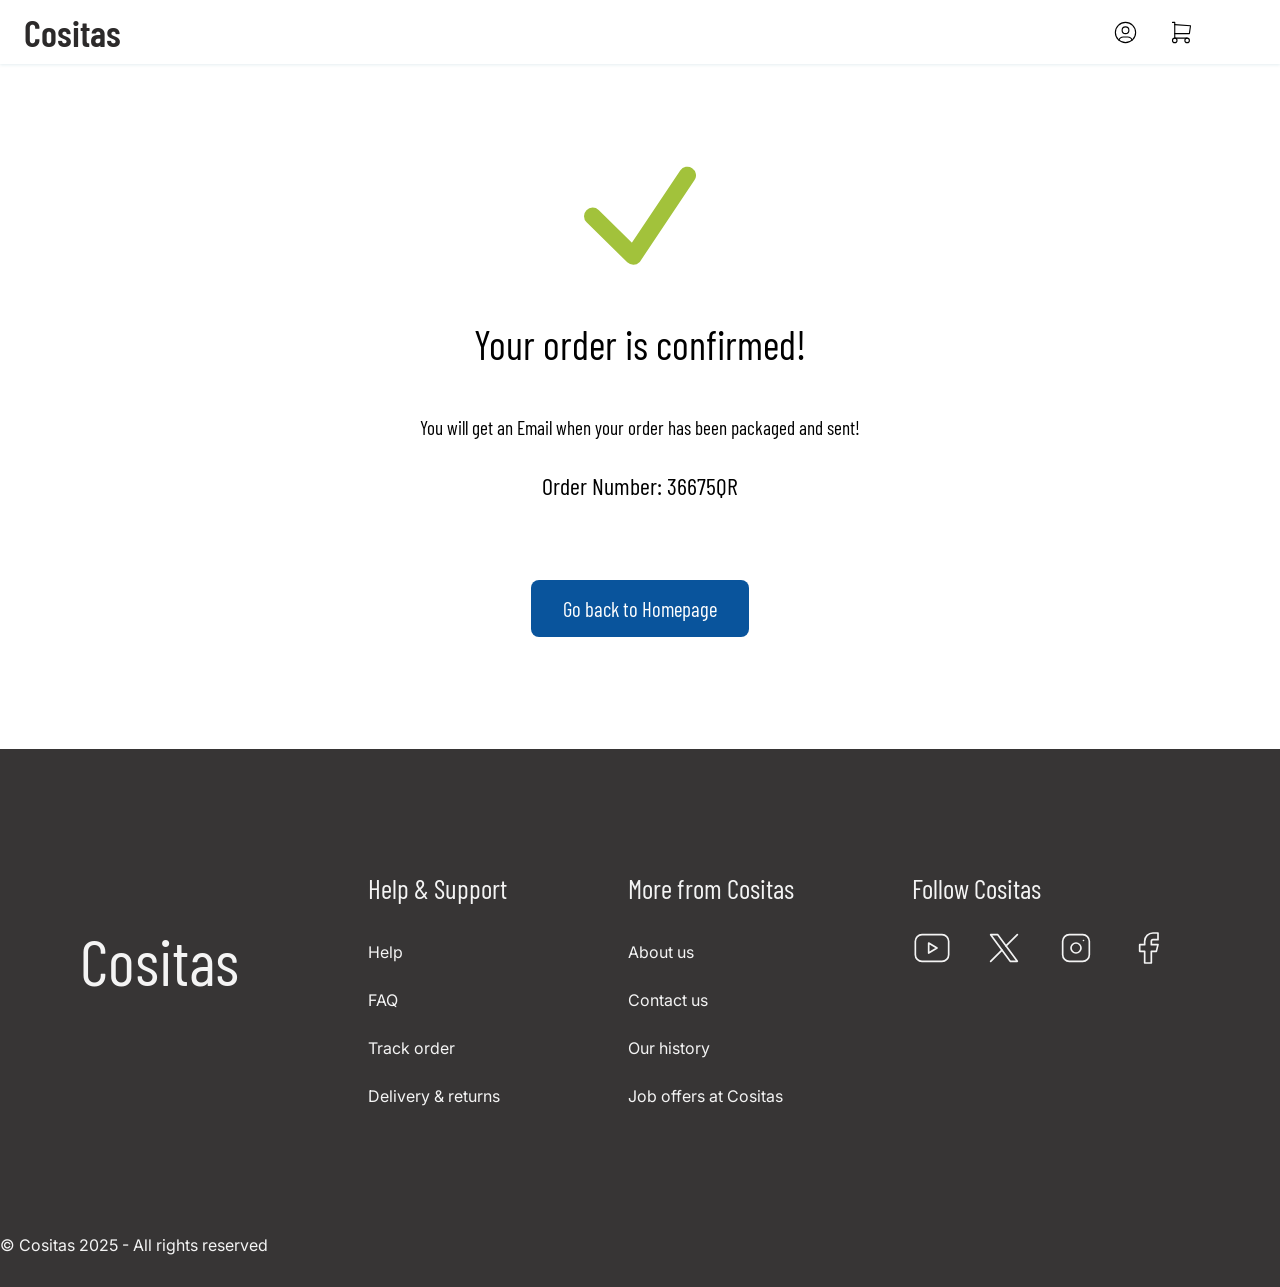
<file: success/confirmation.html>
<!DOCTYPE html>
<html lang="en-US">

<head>
  <meta charset="UTF-8">
  <meta name="author" content="Camilla Furuknappen Larsen">
  <meta name="viewport" content="width=device-width, initial-scale=1">
  <meta name="description" content="Browse all our quality products to create the life you want for yourself!">
  <meta http-equiv="Content-Language" content="en">

  <!-- TODO: ned photo and url: -->
  <meta property="og:title" content="Cositas | Home">
  <meta property="og:description" content="Browse all our quality products to create the life you want for yourself!">
  <meta property="og:url" content="">
  <meta property="og:type" content="website">
  <meta property="og:image" content="">
  <meta property="og:locale" content="en_US">
  <meta property="og:site_name" content="Cositas">
 
  <!-- Favicons -->
  <link rel="shortcut icon" href="../assets/favicon/favicon.ico" type="image/x-icon">
  <link rel="icon" type="image/png" sizes="32x32" href="../assets/favicon/favicon-32x32.png">
  <link rel="icon" type="image/png" sizes="16x16" href="../assets/favicon/favicon-16x16.png">
 <link rel="apple-touch-icon" href="../assets/favicon/apple-touch-icon.png" >
 

  <link rel="stylesheet" href="../variables.css">
  <link rel="stylesheet" href="../global.css">
  <link rel="stylesheet" href="../card.css">
  <link rel="stylesheet" href="./confirmation.css">
  <!-- <link rel="stylesheet" href="cart-page.css"> -->
  <link rel="stylesheet" href="../styles/header.css">
  <link rel="stylesheet" href="../styles/footer.css">
  <title>Cositas | Home</title>
</head>
<body>
  
  <header>
    <a href="../" aria-label="Cositas Home" class="header-logo" rel="noopener noreferrer">
      Cositas
    </a>

    <div id="headerSvgs">
      <button class="profileBtn a-btn" aria-label="Profile" rel="noopener noreferrer">
        <img class="headerSvg" src="../assets/svg/profile-pic-circle.svg" alt="" aria-hidden="true">
      </button>
      <button class="cartBtn a-btn" aria-label="Shopping cart" rel="noopener noreferrer">
        <div class="cartNotification"></div>
        <img class="headerSvg" src="../assets/svg/shopping-cart.svg" alt="" aria-hidden="true">
      </button>
    </div>

    <!-- Hamburger menu -->
    <button id="hamburgerBTN" aria-label="Toggle navigation menu" aria-expanded="false" aria-controls="main-nav-mob">
      <img id="hamburgerSvg" src="../assets/svg/hamburger-menu.svg" alt="" aria-hidden="true">
    </button>

    <nav class="navLinks navMobLinks border" id="main-nav-mob" aria-label="Main Navigation" hidden>
      <a class="navLink navHome " href="../index.html" rel="noopener noreferrer">Home</a>
      <button class="navLink a-btn cartBtn " rel="noopener noreferrer">Shoppingcart</button>
      <button class="navLink a-btn profileBtn" aria-label="Open profile" rel="noopener noreferrer">Profile</button>
    </nav>
  </header>

<main class="confirmationMain">

    <svg class="checkmark" width="117" height="103" aria-hidden="true" viewBox="0 0 117 103" fill="none"
      xmlns="http://www.w3.org/2000/svg">
      <path d="M9 51.712L51.5 93.442L108 9" stroke="#A2C23B" stroke-width="18" stroke-linecap="round"
        stroke-linejoin="round" />
    </svg>
    <h1 class="confirmationHeading"> Your order is confirmed!</h1>
    <p class="confirmationInfo">You will get an Email when your order has been packaged and sent!</p>
    <p class="orderNumber">Order Number: 36675QR</p>
    <a class="btn itempageBtn" href="../index.html"> Go back to Homepage </a>


  </main>
<footer>

    <div class="flexDivFooter">
      <!-- <div class="logoAndSocials"> -->
      <a href="../index.html" aria-label="Cositas Home" class="footer-logo">
        Cositas
      </a>

      <a class="mobileLinks" href="../comingsoon-page.html">Help & support</a>
      <a class="mobileLinks" href="../comingsoon-page.html">More from Cositas</a>



      <!-- </div> -->

      <nav aria-labelledby="footer-help-info">
        <h3 id="footer-help-info">Help & Support</h3>
        <ul>
          <li> <a href="../comingsoon-page.html"> Help </a> </li>
          <li> <a href="../comingsoon-page.html" aria-label="Frequently asked Questions">
              FAQ </a> </li>
          <li> <a href="../comingsoon-page.html">Track order</a> </li>
          <li> <a href="../comingsoon-page.html">Delivery & returns</a> </li>
        </ul>
      </nav>

      <nav aria-labelledby="footer-about-cositas">
        <h3 id="footer-about-cositas">More from Cositas</h3>
        <ul>
          <li> <a href="../comingsoon-page.html"> About us </a> </li>
          <li> <a href="../comingsoon-page.html"> Contact us </a> </li>
          <li> <a href="../comingsoon-page.html"> Our history </a> </li>
          <li> <a href="../comingsoon-page.html"> Job offers at Cositas</a> </li>
        </ul>
      </nav>

      <nav aria-labelledby="social-links-title" id="nav-social">
        <h3 id="social-links-title">Follow Cositas</h3>
        <ul class="socials">
          <li>
            <a href="https://youtube.com/" target="_blank" rel="noopener noreferrer" aria-label="Cositas on YouTube">
              <img src="../assets/svg/sosials/youtube.svg" alt="" aria-hidden="true">
            </a>
          </li>
          <li>
            <a href="https://x.com/" target="_blank" rel="noopener noreferrer"
              aria-label="Cositas on X (formerly Twitter)">
              <img src="../assets/svg/sosials/x.svg" alt="" aria-hidden="true">
            </a>
          </li>
          <li>
            <a href="https://instagram.com/" target="_blank" rel="noopener noreferrer"
              aria-label="Cositas on Instagram">
              <img src="../assets/svg/sosials/instagram.svg" class="svg" alt="" aria-hidden="true">
            </a>
          </li>
          <li>
            <a href="https://facebook.com/" target="_blank" rel="noopener noreferrer" aria-label="Cositas on Facebook">
              <img src="../assets/svg/sosials/facebook.svg" alt="" aria-hidden="true">
            </a>
          </li>
        </ul>
      </nav>
    </div>
    <p>© Cositas 2025 - All rights reserved </p>
  </footer>

 <script type="module" src="confirmation.js"></script>


</body>

</html>
</file>
<file: variables.css>
@import url('https://fonts.googleapis.com/css2?family=Barlow+Condensed:ital,wght@0,100;0,200;0,300;0,400;0,500;0,600;0,700;0,800;0,900;1,100;1,200;1,300;1,400;1,500;1,600;1,700;1,800;1,900&family=Inter:ital,opsz,wght@0,14..32,100..900;1,14..32,100..900&display=swap');

:root{
  --borderRadius: 8px;

  --main-font: "Barlow Condensed";
  --text-font: "Inter";

  --red: #ffa5a5;
  --red-dark: #F81B1B;
  --green: #6ed783;
  --green-dark: #027b1a;
  /* --yellow: #FFC942; */
  --yellow: #ffd466;
  --yellow-dark: #ed6300;
  --border-color: #BAB8B8;
  --gray-light: #808080;
  --main-color:#373535;
  --primary-color: #09549C;
  --primary-color-hover: #106BC0;
  --primary-color-click: #094177;
  /* --text-color-dark: #474242; */
    --text-color-dark: #2C2A2A;
  --text-color-light: #f4f4f4;

}
</file>
<file: global.css>
body {
  margin: 0;
  padding: 0;
}

h1,
h2,
h3,
p {
  margin: 0;
  padding: 0;
}

.a-btn{
border:none;
background-color: transparent;
position: relative
}

/* border-radius: var(--borderRadius); */
.border {

  border-color: var(--border-color);
  border-style: solid;
  border-width: 1px;
}

p {
  /* color: #474242 */
}

* {
  margin: 0;
  padding: 0;
  box-sizing: border-box;
}

a {
  text-decoration: none;
  color: var(--text-color);
}

a:hover {
  text-decoration: underline;
  cursor: pointer;
}

li {
  list-style-type: none;
}

.title {
  font-family: var(--main-font);
  font-weight: 400;
  font-size: 1.5rem;
  padding: 1rem;
}

.sr-only {
  position: absolute;
  width: 1px;
  height: 1px;
  padding: 0;
  overflow: hidden;
  clip-path: inset(50%);
  white-space: nowrap;
}

/* ------------- */
h1 {
  font-family: var(--main-font);
  font-weight: 400;
  font-size: 2rem;
}

h2 {
  font-family: var(--main-font);
  font-weight: 400;
  font-size: 1.4rem;
  padding-block: 0rem;
}

input {
  font-size: 1rem;
  padding: 0.8rem;
  border: 2px solid var(--border-color);
  border-radius: var(--borderRadius);
  width: 100%;
}

input:focus {
  border-style: solid;
  border-color: var(--primary-color);
  outline: none;
}

.btn {
  display: block;
  padding: 1rem 2rem;
  font-family: var(--main-font);
  font-size: 1.2rem;
  background-color: var(--primary-color);
  color: white;
  border: none;
  cursor: pointer;
  border-radius: var(--borderRadius);
  text-decoration: none;
}

.btn:hover {
  background-color: var(--primary-color-hover);
  text-decoration: none;
}

.btn:active {
  background-color: var(--primary-color-click);
  color: white;
  transform: translateY(2px);
  text-decoration: none;
}

.btn::after {
  text-decoration: none;
}

button:hover {
  cursor: pointer;
}

button:focus-visible {
  outline: 3px solid var(--text-color-dark);
  outline-offset: 2px;
}

a:focus-visible {
  outline: 3px solid var(--text-color-dark);
  outline-offset: 2px;
}

/* look into this - cart */
.visually-hidden {
  position: absolute;
  width: 1px;
  height: 1px;
  margin: -1px;
  padding: 0;
  overflow: hidden;
  clip: rect(0 0 0 0);
  border: 0;
}

.line-through {
  text-decoration: line-through;
}

/* Back Btn */
.linkBackBtn {
  color: var(--accentColor1);
  font-family: var(--second-font);
  display: flex;
  align-items: center;
  font-family: var(--main-font);
  font-size: 1.2rem;
}


.linkBackBtn:active {
  transform: translateY(2px);
}

.icon-tabler-arrow-left {
  height: 25px;
  width: 25px;
}

.backBtn {
  position: relative;
  margin: 1rem;
  width: 6rem;
}

/* Back Btn STOP */
@media (min-width: 768px) {
  .backBtn {
    margin: 2rem;
  }

  .btn {
    font-size: 1.3rem;
  }

  h2 {
    font-size: 1.8rem;
  }
}

/*............ Large Desktops ................*/
@media (min-width: 2550px) {
  main {
    padding-inline: 20rem;
  }

}
</file>
<file: card.css>
.card {
  font-family: var(--main-font);
  border: 1px solid var(--border-color);
  display: flex;
  flex-direction: column;
  border-radius: var(--borderRadius);
  color: black;
}
.card:focus-visible{
    outline: 2px solid var(--primary-color)
}
.card:hover {
  background-color: rgb(240, 240, 240);
}

a:hover {
  text-decoration: none;
}

.imgDiv {
  width: auto;
  display: flex;
  justify-content: center;
  padding: 0.5rem
}

.cardImg {
  max-width: 100%;
  width: auto;
  aspect-ratio: 1 / 1;
  object-fit: cover;
  border-radius: 5px;
}

.cardTextDiv {
  padding: 0.5rem;
  align-self: bottom;
  height: 100%;
  display: flex;
  flex-direction: column;
  justify-content: space-between;
  text-wrap: wrap;
}

.itemName {
  /* font-size: clamp(1rem, 2vw, 2.5rem); */
  font-size: 1rem;
  font-family: var(--text-font);
  font-weight: 500;
  margin-bottom: 1rem;
}

.priceContainer {
  display: flex;
  flex-direction: column;
  align-items: baseline;
  justify-content: baseline;
  gap: 0.5rem
}

.priceNormal {
  /* font-size: clamp(1rem, 3vw, 2.5rem);  */
  font-family: var(--main-font);
  color: var(--red-dark);
  font-size: 1.2rem;

}

.priceOld {
  color: var(--gray-light);
  text-decoration: line-through;
  font-size: 0.9rem;
}

@media (min-width: 768px) {
  .priceContainer {

    flex-direction: row;
    gap: 1rem
  }

  .card {
    max-width: 250px;
  }

  .itemName {
    /* font-size: clamp(1rem, 1.2vw, 2rem); */
    font-size: 1.1rem;
  }


  .priceNormal {
    /* font-size: clamp(1rem, 1.5vw, 2rem); */
    font-size: 1.9rem;
  }

  .priceOld {
    color: gray;
    text-decoration: line-through;
    font-size: 1.1rem;
  }

  .imgDiv {
    height: 250px;
  }

  .beforePrice {
    /* font-size: 1.1rem; */
    color: rgb(112, 111, 111);
  }
}



/*............ Desktops ................*/
/* @media (min-width: 1025px) {

} */
</file>
<file: styles/modal.css>
.modal {
  padding: 2em 3rem;
  border-radius: var(--borderRadius);
  justify-self: center;
  align-self: center;
  color: var(--text-color-dark);

}

.modal::backdrop {
  background-color: hsla(240, 20%, 36%, 0.6)
}

.modal h3 {
  font-size: 2.5rem;
  font-weight: 400;
  font-family: var(--main-font)
}

.modal p {
  padding-block: 2rem 3rem;
  font-size: 1.2rem;
  font-family: var(--text-font)
}

.buttons-div {
  /* padding: 3rem */
  display: flex;
  justify-content: space-around;
  gap: 2rem
}

.btn-small {
  background-color: transparent;
  font-size: 1.1rem;
  color: var(--text-color-dark);
  padding: 0.5rem 1rem;
  border: 2px solid var(--border-color);
  border-radius: var(--borderRadius);
}

.btn:focus-visible,
.btn-small:focus-visible {
  outline: 3px solid var(--text-color-dark);
  outline-offset: 2px;
}

/* .............. iPads (tablets) - Landscape ............ */
@media (min-width: 768px) {

  .modal {
    padding: 4em 6rem;
  }

  .buttons-div {
    gap: 2rem
  }


}
</file>
<file: index.css>
#gridContainerHomepage {
  grid-template-columns: 1fr 1fr;
  display: grid;
  column-gap: 8px;
  row-gap: 8px;
  margin-bottom: 3rem;
}

.bestsellerDiv {
  margin-inline: auto;
  align-self: center;
  justify-self: center;
  display: flex;
  text-wrap: nowrap;
  margin-inline: 1rem;
  align-items: start;
  flex-direction: column;
  margin-top: 2rem;
}

.bestsellerDiv h1 {
  font-family: var(--main-font);
  font-weight: 400;
  margin-bottom: 1rem
}

.popular-items {
  display: flex;
  justify-content: center;
  /* border: 2px solid rgb(15, 141, 10); */

}


/* -------- carousel -------- */
#carousel-container {
  display: flex;
  flex-direction: column;
  align-items: center;
  padding: 0.5rem 1rem;
 
 
}
.carousel-title-container{
    text-align: left;
    width:100%
}

.carousel-btn-card-container {
  position: relative;
margin-top:1rem;
  width: fit-content;

}

#carousel-cards-container {
  /* border: 3px solid rgb(46, 184, 172); */
  display: flex;
  justify-content: center;
  width: fit-content;
  gap: 0.5rem;
}

.carousel-btn {
  position: absolute;
  border-radius: 50%;
  top: 37%;
  background-color: white;
  border-color: var(--border-color);
  border-style: solid;
}

.carousel-btn img {
  width: 20px;
  height: 20px;

}

#carousel-prev-btn {
  left: -4%;
  padding: 13px 15px 10px 10px;
}

#carousel-next-btn {
  right: -4%;
  padding: 13px 12px 10px 15px
}



/* .............. iPads (tablets) - Landscape ............ */
@media (min-width: 769px) {
  #gridContainerHomepage {
    grid-template-columns: 1fr 1fr 1fr;
  }

  .bestsellerDiv {
    margin-inline: 1rem;
  }

/* #carousel-card{
  width: 3rem;
} */


  #carousel-container {
  /* border: 2px solid red; */
  display: flex;
  flex-direction: column;
  align-items: center;
  padding: 2rem 8rem;
 border-radius: var(--borderRadius);
   border-color: var(--border-color);
  border-style: solid;
  border-width: 1px;
  margin-bottom: 4rem;
}

.carousel-btn-card-container {
  position: relative;
  /* border: 3px solid rgb(255, 0, 221); */
  width: fit-content;
  /* display: flex; */
  /* justify-content: center; */
}

#carousel-cards-container {
  /* border: 3px solid rgb(46, 184, 172); */
  display: flex;
  justify-content: center;
  width: fit-content;
  gap: 1rem;
}

.carousel-btn {
  position: absolute;
  border-radius: 50%;
  top: 37%;
  background-color: white;
  border-color: var(--border-color);
  border-style: solid;
  border-width: 1px;
}

.carousel-btn img {
  width: 30px;
  height: 30px;
}

#carousel-prev-btn {
  left: -5%;
  padding: 13px 15px 10px 10px;
}

#carousel-next-btn {
  right: -5%;
  padding: 13px 12px 10px 15px
}






}

@media (min-width: 1025px) {
  #gridContainerHomepage {
    /* width: 60rem; */
    column-gap: 15px;
    row-gap: 15px;
    margin-bottom: 3rem;
  }

  .bestsellerLink {
    font-size: 2rem;
  }
}
</file>
<file: styles/header.css>
header {
  position: static;
  width: 100%;
  display: flex;
  justify-content: space-between;
  align-items: center;
  padding-inline: 1rem;
  height: 3.5rem;
  margin-top: 0rem;

  box-shadow: 0 1px 3px hsla(193, 53%, 35%, 0.12);
}

.header-logo {
  font-family: var(--main-font);
  color: var(--text-color-dark);
  font-weight: 600;
  font-size: 2.3rem;
}



.navLinks {
  justify-content: space-evenly;
  flex: 1;
}

.navLink {
  text-decoration: transparent;
  font-family: var(--text-font);
  /* color: rgb(187, 21, 21); */
  text-decoration-thickness: 2px;
  padding: 1.5rem;
  text-transform: uppercase;
}

.navMobLinks {
  position: absolute;
  z-index: 100;
}

.navLink[aria-current="page"] {
  color: var(--primary-color)
}

.navLink:hover {
  text-decoration: underline;
  text-decoration-thickness: 2px;
}

.navLink:active {
  color: #2b778b;
  text-decoration: underline;
  text-decoration-thickness: 2px;
}

#hamburgerBTN {
  padding: 5px;
  margin: 1rem;
  background-color: transparent;
  border-style: none;
}


#hamburgerSvg {
  padding: 1px;
  height: 2rem;
}

#headerSvgs {
  display: none;
}

.cartNotification {
  position: absolute;
  bottom: -9px;
  right: 5px;
  background-color: red;
  color: white;
text-align: center;
  border-radius: 999px;
  font-size: 12px;
  display: none
}


.under10 {
  padding: 2px 5px 2px 5px;
  display: block
}

.over10 {
  padding: 3px 3px 3px 3px;
  display: block;
}

/* .............. iPads (tablets) - Landscape ............ */
@media (min-width: 769px) {
  header {
    padding-inline: 1.5rem;

    height: 3.5rem;
    margin-top: 0rem
  }

  .navLinks {
    display: none;

  }

  #hamburgerBTN {
    display: none;
  }

  #headerSvgs {
    display: flex;

  }

  .headerSvg {
    padding-inline: 0.5rem;
  }
}



/*............ Desktops ................*/
@media (min-width: 1025px) {
  header {
    padding-inline: 1.5rem;
    height: 4rem;
    margin-top: 0px;
    align-items: center;
  }

  .navLinks {
    max-width: 70rem;
    font-size: 1.4rem;
    justify-self: center;
  }

  #hamburgerBTN {
    display: none;
  }

  #headerSvgs {
    display: flex;
    padding-inline: 3rem;
  }

  .headerSvg {
    padding-inline: 1rem;
    height: 100%
  }
}


.navMobLinks {
  position: absolute;
  right: 0;
  top: 56px;
  background-color: white;
  padding-block: 1rem;
  border-bottom-left-radius: var(--borderRadius);
}

.navLink {
  display: block;
  padding-block: 0.4rem;
  padding-left: 2rem;
  padding-right: 3rem;
  color: var(--text-color-dark);

}

.navLink:active {
  background-color: var(--primary-color);

}
</file>
<file: styles/footer.css>
footer {
  background-color: var(--main-color);
  /* font-family: var(--main-font); */
  color: var(--text-color-light);
}

.footer-logo {
  font-size: 5rem;
  color: var(--text-color-light);
  font-family: var(--main-font);
  margin-bottom: 4rem;

  display: flex;
  align-self: center
}

.flexDivFooter {
  display: flex;
  justify-content: space-between;
  flex-direction: column;
  padding-inline: clamp(10%, 12%, 8rem);
  padding-block: 9vw;

}

.flexDivFooter ul a {
  font-family: var(--text-font);
}

footer nav {
  line-height: 4rem;
  display: none;
}

footer ul {
  text-wrap: nowrap;
}

footer a {
  /* text-decoration: none; */
  color: var(--accentColor3);
  font-size: 1rem;
}

footer li:hover {
  text-decoration: underline;
  text-underline-offset: 3px;
}

footer h3 {
  /* text-decoration: underline; */
  /* text-underline-offset: 5px; */
  color: var(--text-color-light);
  font-weight: normal;
  margin-bottom: 1rem;
  font-family: var(--main-font);
  font-size: 1.7rem;
}

.logoAndSocials {
  /* margin-top: 30px;
  margin-inline: 1rem; */
}


.socials {
  display: flex;
  /* justify-content: space-between; */
  flex-direction: row;
  list-style: none;
  height: 3rem;
  gap: 1.5rem
    /* margin-top: 1rem; */
}

.socials img {
  height: 40px;
}

footer p {
  justify-self: center;
  padding-bottom: 2rem;
  color: var(--text-color-light);
  font-family: var(--text-font);
}

.mobileLinks {
  display: block;
  font-size: 1.5rem;
  padding-bottom: 3rem;
  font-family: var(--main-font);

/* text-transform: uppercase; */
  /* text-decoration: underline;
  text-underline-offset: 5px; */


}

#nav-social {
  display: block
}

/* .............. iPads (tablets) - Landscape ............ */
@media (min-width: 769px) {
  footer nav {
    line-height: 3rem;
    display: block;
  }

  .flexDivFooter {
    flex-direction: row;
      padding-inline: 2rem;
  }
.footer-logo {
  font-size: 4rem;
  margin-right: 2rem


}
  footer li {
    display: flex;
   margin-right: 2rem
  }

  .mobileLinks {
    display: none;
  }

  .socials {
    gap: 0rem;
    justify-content: left;
    /* margin-top: 1rem; */
    flex-wrap: wrap;
  
  }

  /* .socials ul {
 
} */
}

/* ............ Desktops ................*/
@media (min-width: 1025px) {
  .flexDivFooter {
   justify-content: space-around;
  }
}
</file>
<file: cart/cart-page.css>
.flexDiv {
  padding: 1rem;
  display: flex;
  flex-direction: column;
  margin-bottom: 3rem;
  font-family: var(--main-font);
  color: var(--text-color-dark);
}

.cartSummaryDiv {
  order: 1;
}

.heading {
  font-family: var(--main-font);
  font-size: 1.9rem;
  margin-bottom: 1.5rem
}

h2 {
  font-family: var(--main-font);
  font-size: 1.3rem;
  font-weight: 500;
  margin-bottom: 1rem;
}

.itemInfo {
  font-family: var(--text-font);
  color: var(--text-color-dark);

}

.product-title {
 color: var(--text-color);
  margin-bottom: 0.3rem;
  font-size: 1rem;
}

.product-price {
  font-size: 1rem;
  font-weight: bold;
  color: var(--text-color);
}


.productContainer {
  display: flex;
  flex-direction: column;
  align-items: center;
  justify-content: left;

  /* margin-right: 1rem; */
}

.product-line {
  display: flex;
  flex-direction: row;
  align-items: center;
  justify-content: left;
  border-top: 1px solid var(--border-color);
  border-bottom: 1px solid var(--border-color);
  /* margin-right: 2rem; */
  width: 100%;

}

.productContainer img {
  width: 6rem;
  aspect-ratio: 1 / 1;
  margin-left: 0.5rem;
  margin-block: 0.5rem;
}

.cartText {
  display: flex;
  flex-direction: column;
  padding-left: 1rem;
  align-items: left;
  color: var(--text-color);
}

.priceContainer {
  display: flex;
  flex-direction: row;
}

.quantityDiv {
  display: flex;
  margin-block: 0.5rem;
  flex-direction: row;
  /* border: 2px solid red; */


}

.quantityInput {
  width: 2rem;
  height: 10px;
  border-color: var(--border-color);
  font-size: 0.8rem;
  text-align: center;
  color: var(--text-color-dark);
  padding: 12px 4px;
  /* border-radius:  */
  /* var(--borderRadius); */
  /* height: 20px; */
}

.quantityInput {
  /* width: 3rem;
  border-radius: 0px;
  height: 1.9em;
  padding-inline: 0.3rem; */
}

.quantityBtn {
  background-color: transparent;
  color: black;
  /* padding: 0.1em 0.4em; */
  /* font-size: 1.4em; */
  /* position: relative; */
  height: 100%;
  border: none;
  width: 30px;
  height: 30px;
  /* border: 2px solid red; */
}

.quantityBtn svg {
  height: 1rem;
}

.minusBtn {
  /* border-top-left-radius: 3px;
  border-bottom-left-radius: 3px;
  padding-inline: 0.5em;
  padding-top: 0em;
  padding-bottom: 0.2em; */
}

.plusBtn {
  /* border-top-right-radius: 3px;
  border-bottom-right-radius: 3px; */
}



.icon-tabler-trash {
  height: 30px;
  width: 30px;
  stroke: var(--text-color-dark);
  position: relative;
}

.removeBtn {
  position: absolute;
  right: 25px;
  border: none;
  background-color: transparent;
  /* margin-left:2rem */
}

.removeBtn:active {
  transform: translateY(2px);
}

.noItems {
  font-size: 1.2rem;
  font-family: var(--main-font);
  padding-block: 2rem;
  border-top: 1px solid var(--border-color);
  border-bottom: 1px solid var(--border-color);
  width: 100%;
  text-align: center;
}

#removeAllItems{
  margin-inline: 0 auto;
  margin-top: 2rem;
  border: 2px solid var(--border-color);
  border-radius: var(--borderRadius);
  padding: 0.5rem;
  background:transparent;
  font-family: var(--text-font);
  font-size: 0.9rem

}

#removeAllItems:hover{
background-color: rgb(215, 215, 215)
}


/* ---- side bar ----*/
.orderSummaryDiv {
  border-radius: var(--borderRadius);
  display: flex;
  flex-direction: column;
  border: none;
  padding: 1rem;
  order: 2;
  margin-top: 2rem;

}

.flexBetween {
  display: flex;
  justify-content: space-between;
}

.flexBetween a {
  color: var(--border-color);
  font-family: var(--text-font);
  font-size: 0.8rem;
  text-decoration: underline;
}

.flexBetween a:hover {
  color: var(--border-color);
  text-decoration: underline;
}

.orderInfo {
  font-family: var(--text-font);
  font-size: 1rem;
  /* font-weight: bold; */
  margin-top: 2rem;
}

hr {
  /* border: 1px solid var(--border-color); */
}

.dividerHrCart {
  display: none;
  /* border: 1px solid var(--border-color); */
}

.cartpageBtn {
  margin-top: 3rem;
  margin-inline: auto;
  font-family: var(--main-font);
  font-size: 1.2rem;
  display: inline-block;
}

.disabled {
  opacity: 0.4;
}

.disabled:hover {
  cursor: not-allowed;
}

.backToBtnDivCart {
  order: 3;
  padding-top: 2rem;
  /* color: var(--text-color-dark) */

}

/* .............. iPads (tablets) - Landscape ............ */
@media (min-width: 768px) {
  .flexDiv {
    flex-direction: row;
    position: relative;
    /* align-items: center; */
    justify-content: center;
    margin-bottom: 9rem;
  }

  .productContainer {
    width: clamp(25rem, 50vw, 60rem);

  }

  .productContainer img {
    width: 4rem;
    aspect-ratio: 1 / 1;
    margin-left: 0.5rem;
    margin-block: 0.5rem;
  }

  .itemInfo {
    align-self: center;
  }

  .priceContainer {
    flex-direction: row-reverse;
    align-items: center;
    margin-right: 2rem;

  }

  .product-title {
    flex: 1
  }

  .quantityDiv {
    display: flex;
  }

  .cartText {
    flex-direction: row;
    justify-content: space-between;
    flex: 1;
  }

  .removeBtn {
    position: static;
    margin-left: 1rem;
  }

  .cartSummaryDiv {
    margin-inline: 6rem;
    display: flex;
    justify-content: center;
    flex-direction: column;
  }

  .orderSummaryDiv {
    border: 1px solid var(--border-color);
    padding: 2rem;
    order: 2;
    min-width: 23rem;
    align-self: flex-start
  }

  .backToBtnDivCart {
    position: absolute;
    bottom: -5rem;
    left: 5%;
  }

  .dividerHrCart {
    display: none;
  }
}
</file>
<file: styles/breadcrumbs.css>
/* -------- breadcrumbs -------- */
.navBreadCrumbs {
  margin: 1rem;
}

.breadcrumbs a {
  font-family: var(--text-font);
  color: gray;
  font-size: 0.9rem;
}

.breadcrumbs a:hover {
  text-decoration-thickness: 2px;
  text-underline-offset: 3px;
}

.breadcrumbs {
  list-style: none;
  display: flex;
  gap: 0.1rem;
}

.breadcrumbs li+li::before {
  content: ">";
  margin: 0.1rem;
  font-family: var(--text-font);
  color: rgb(78, 78, 78);
}

.breadcrumbs li:last-child::after {
  content: "";
  margin-left: 0.5rem;
}

.breadcrumbs a[aria-current="page"] {
  text-decoration: underline;
  text-decoration-thickness: 2px;
  text-underline-offset: 3px;
}

/* .............. iPads (tablets) - Landscape ............ */
@media (min-width: 768px) {

  .breadcrumbs a {
    font-family: var(--text-font);
    color: gray;
    font-size: 1rem;
  }

  .breadcrumbs {
    gap: 0.2rem;
  }

  .breadcrumbs li+li::before {
    margin: 0.6rem;
  }
}
</file>
<file: checkout/checkout.css>
.mainCheckoutPage {
  padding: 1rem;
  display: flex;
  align-items: top;
  flex-direction: column-reverse;
  margin-bottom: 3rem;
  padding: 1rem;
  font-family: var(--main-font);
  color: var(--text-color-dark)
}

/* ---- Contactside ---- */
.sectionContact {
  display: flex;
  flex-direction: column;
  width: 100%;
  margin-top: 2rem
}

.mainCheckoutPage h1 {
  margin-block: 1rem
}

.expressBtnDiv {
  display: flex;
  justify-content: center;
  flex-direction: column;
  gap: 1rem;
}

.expressText {
  font-family: var(--main-font);
  margin-bottom: 1rem;
  margin-top: 3rem;
}

.expressBtn {
  padding: 0.5rem 2rem;
  border-radius: var(--borderRadius);
  border: none;
  flex: 1;
  display: flex;
  justify-content: center;
}

.expressBtn:active {
  transform: translateY(2px);
}

.paypal {
  background-color: white;
  border: 1px solid var(--border-color);
}

.paypal:hover {
  background-color: rgb(243, 243, 243);
}

.google {
  background-color: rgb(27, 27, 27);
}

.google:hover {
  background-color: rgb(51, 51, 51);
}

.dividerDiv {
  display: flex;
  align-items: center;
  width: 100%;
  font-family: var(--text-font);
  margin-block: 1rem;
}

.dividerDiv hr {
  width: 100%;
}

.dividerDiv p {
  margin: 1rem;
}



.checkoutNameDiv {
  display: flex;
  /* gap: 1rem; */
  flex-direction: column;
}

.form-group {
  margin-top: 1.2rem;
  flex: 1;
  /* gap: 0.2rem */
}

label {
  font-family: var(--text-font);
  font-size: 1rem;
  /* border: 1px solid red; */
  display: block
}

.h1SpaceOver {
  margin-top: 2rem;
}

.checkoutBtn {
  width: auto;
  font-size: 1.3rem;
}

.bottomButtons {
  display: flex;
  justify-content: space-between;
  align-items: center;
  margin-top: 3rem;
}

/* --------- divider -------- */
.verticalDivider {
  height: auto;
  border: 1px solid var(--border-color);
}

/* -------- Summary Side -------- */
.sectionOrderSummary {
  width: 100%;
}

.sectionOrderSummary hr {
  border: 1px solid var(--border-color);
  margin-block: 1rem;
}

.miniCart {
  display: flex;
  align-items: center;
  /* justify-content: space-between; */
  margin-bottom: 0.3rem;
  color: var(--text-color)
}

.miniCart img {
  height: 4rem;
  width: 4rem;
  margin-right: 1rem;
}

.summaryItemPrice {
  margin-inline: auto 0;
  font-size: 0.8rem;
}

.cartTitle {
  font-size: 0.8rem;
  margin-right: 0.5rem
}

.quantityNumber {
  width: 1rem;
  text-align: center;
  margin-right: 0.5rem
}

.totalDiv {
  margin-top: 0.5rem;
}

.orderInfo {
  display: flex;
  flex-direction: column;
}







/* .............. iPads (tablets) - Landscape ............ */
@media (min-width: 768px) {
  .mainCheckoutPage {
    align-items: flex-start;
    flex-direction: row;
    justify-content: center;
    margin-bottom: 5rem;
    position: relative;
  }

  .expressBtnDiv {
    flex-direction: row;
  }

  .checkoutNameDiv {
    flex-direction: row;
  }

  .sectionContact {
    display: block;
    width: clamp(34rem, 30%, 50rem);
  }

  .verticalDivider {
    height: 65rem;
    margin-inline: clamp(1rem, 3%, 4rem);
    /* border: 1px solid var(--accentColor3); */
    margin-top: 2rem;
  }


  .sectionOrderSummary {
    margin-top: 2rem;
    border: 1px solid var(--accentColor3);
    padding: 2rem;
    width: 30%;
    min-width: 20rem;
  }

}
</file>
<file: product/products.css>
.flexDivItemPage {
  font-family: var(--main-font);
  color: var(--text-color-dark);
  position: relative;
  display: flex;
  flex-direction: column;
}

.content {
  display: flex;
  justify-content: center;
  flex-direction: column;
  padding: 1rem;
}

.itemImage {
  width: 100%;
  object-fit: cover;
  aspect-ratio: 1 / 1;
  ;
}

.textSide {
  padding-block: 2rem;
}


.content .priceNormal {
  font-size: 2.5rem;
}

.content .priceOld {
  font-size: 1.5rem;
}

.h1Itemname {
  font-family: var(--main-font);
  padding-inline: 0px;
  font-size: 2rem;
  font-weight: 500;
  margin-bottom: 1rem
}

.price {
  font-family: var(--second-font);
  font-size: 1.5rem;
  padding-bottom: 2rem;
}

.infoText {
  font-family: var(--second-font);
  font-size: 1.3rem;
  margin-block: 1.5rem;
}

#noSizeError {
  display: none;
  align-items: center;
  border: 3px solid rgb(243, 37, 37);
  background-color: rgb(248, 118, 118);
  color: rgb(253, 247, 247);
  font-weight: 500;
  letter-spacing: 1px;
  padding: 1rem;
  margin-bottom: 1rem;
  border-radius: var(--borderRadius);
}

#noSizeError svg {
  margin-right: 1rem
}

.toastNotification {
  position: fixed;
  display: flex;
  align-items: center;
  top: 0.5rem;
  right: 0.5rem;
  padding: 1.5rem;
  background-color: rgb(10, 155, 46);
  width: 95%;
  border-radius: var(--borderRadius);
  color: white;
}

.toastNotification svg {
  margin-right: 1rem;
  height: 2rem;
  width: 2rem;
  stroke: white
}

.itempageBtn {
  font-size: 1.3rem;
  display: inline-block;
  text-decoration: none;
}

.btn-container {
  display: flex;
  justify-content: center;
  gap: 1rem;
  margin-top: 2rem;
}

.shareBtn {
  display: block;
  padding: 1rem 1rem;
  font-family: var(--second-font);
  font-size: 1rem;
  background-color: white;
  color: black;
  border: none;
  cursor: pointer;
  border-radius: var(--borderRadius);
  border-color: var(----border-color);
  border-width: 1px;
  border-style: solid;
  text-decoration: none;
}

.priceContainer {
  font-size: 1.2rem;
  padding-top: 0.8rem;
}

.price {
  font-size: 1.3rem;
  padding-bottom: 0.3rem;
}

.priceNormalCart {
  font-size: 1.9rem;
}

.gray {
  color: rgb(112, 112, 112)
}

.beforePriceDiv {
  font-size: 0.9rem;
}





/* reviews */
.reviews-container{
/* margin: 2rem; */
font-size: 1.2rem;
}

.item-reviews {
  display: flex;
  flex-direction: column;
  justify-content: center;
  /* border: 2px solid rgb(4, 135, 168); */
  width: 100%;
  justify-self: center;
  margin-bottom: 4rem
}

.item-reviews h2 {
  padding-left: 1rem;
}

.review-div {
  padding: 0.5rem 1rem;
  /* border: 2px solid rgb(60, 165, 18); */
  margin: 1rem;
  border-radius: var(--borderRadius);
  border-color: var(----border-color);
  border-width: 1px;
  border-style: solid;
}

.review-div p {
  padding: 1rem 0rem;
}




/* .............. iPads (tablets) - Landscape ............ */
@media (min-width: 768px) {

  .content {
    flex-direction: row;
    /* align-items: space-around; */
    margin-bottom: 4rem;
  }

  .infoText {
    font-size: 1.2rem;
    margin-block: 2rem;
    width: 30rem;
  }

  .itemImage {
    margin-right: 10rem;
    width: auto;
    height: 30rem;
    /* justify-content: center */
  }

  .textSide {
    padding-block: 0rem;
    padding-block: 5rem;
  }


  .toastNotification {
    width: 25rem;
    position: absolute;
    top: 0px
  }





.reviews-container{
margin: 2rem 2rem;
}

.item-reviews h2 {
  padding-left: 2rem;
}



}
</file>
<file: styles/toast-notifications.css>
.toast-error{
  background-color: var(--red);
 color: var(--red-dark);
}

.toast-warning{
  background-color: var(--yellow);
  color:  var(--yellow-dark);
}

.toast-success{
  background-color: var(--green);
  color: var(--green-dark);
}

.toast-error svg{
  stroke: var(--red-dark);
}

.toast-warning svg{
   stroke: var(--yellow-dark);
}

.toast-success svg{
  stroke: var(--green-dark);
 
}

.toastNotification {
  position: fixed;
  display: flex;
  align-items: center;
  top: 3rem;
  right: 0.5rem;
  padding: 1.5rem;
  width: 95%;
  border-radius: var(--borderRadius);
  font-family: var(--text-font);
  font-size: 1rem;
  font-weight: 500;
}

.toastNotification svg {
  margin-right: 1rem;
  height: 2rem;
  width: 2rem;
  /* stroke: var(--yellow-dark) */
}



/* .............. iPads (tablets) - Landscape ............ */
@media (min-width: 768px) {

  .toastNotification {
    width: 25rem;
    position: absolute;
    top: 1rem
  }

}
</file>
<file: comingsoon-page.css>
.comingSoonMain {
  display: flex;
  justify-content: center;
  align-items: center;
  margin-block: 8rem;
  flex-direction: column;
  text-align: center;
}

.comingSoonMain p {
  font-family: var(--text-font);
  margin-block: 2rem;
}

.tool {
  height: 100px
}

.comingSoonBtn {
  position: absolute;
  top: 4rem;
  left: 1rem;
}

@media (min-width: 768px) {
  .comingSoonMain {
    margin-block: 13rem;
  }

  .tool {
    height: 150px;
    margin-bottom: 5rem;
  }

}
</file>
<file: account/register.css>
.form-main-div {
  display: flex;
  justify-content: center;
  padding-block: 4rem;
  color: var(--text-color-dark);

  position: relative;
}

.register-div {
  width: 85vw
}

.register-div h1 {
  margin-bottom: 2rem
}

.register-div label {
  font-family: var(--text-font);
}


.form-group {
  /* border: 2px solid red; */
  margin-top: 1rem
}

.bottomButtons {
  display: flex;
  justify-content: space-around;
  margin-block: 2rem;
  align-items: center;
  font-family: var(--main-font);
  margin-top: 4rem
}

.linkBackBtn {
  text-decoration: underline;

}

.checkoutBtn {
  font-size: 1.5rem;
}

.alert {
  display: block;
  /* height: 2rem; */
  background-color: rgb(246, 201, 201);
  color: var(--red);
  font-family: var(--text-font);
  font-size: 0.8rem;
  border-radius: var(--borderRadius);
  padding: 0.5rem
}

.alert-info {
  display: block;
  height: 2rem;
  /* border: 2px solid red; */
  color: var(--gray-light);
  font-family: var(--text-font);
  font-size: 0.8rem;
  margin-top: 0.3rem;

}

#password-match-error {}

/* .............. iPads (tablets) - Landscape ............ */
@media (min-width: 768px) {

  .register-div {
    width: 30rem;
    padding: 3rem;
    border-radius: var(--borderRadius);
    border: 1px solid var(--border-color)
  }


}
</file>
<file: success/confirmation.css>
.confirmationMain {
  display: flex;
  flex-direction: column;
  justify-content: center;
  align-items: center;

  font-family: var(--main-font);
  padding-top: 1rem;
  padding-bottom: 5rem;
}

.checkmark {
  width: 7rem;
  height: 7rem;
  color: var(--green);
  margin-block: 3rem
}

.confirmationHeading {
  color: var(--text-color);
  font-family: var(--main-font);
  padding-bottom: 3rem;
  font-size: 1.5rem;
}

.confirmationInfo {
  font-size: 1.2rem;
  width: 20rem;
  text-align: center;
  padding-bottom: 1rem;
}

.orderNumber {
  font-size: 1.2rem;
  padding: 1rem;
  padding-bottom: 4rem;
}

/* .............. iPads (tablets) - Landscape ............ */
@media (min-width: 768px) {
  .confirmationMain {
    padding-top: 3rem;
    padding-bottom: 7rem;
  }

  .icon-tabler-check {
    width: 15rem;
    height: 15rem;
  }

  .confirmationHeading {
    padding-bottom: 3rem;
    font-size: 2.5rem;
  }

  .confirmationInfo {
    width: 30rem;
    padding-bottom: 1rem;
  }

  .orderNumber {
    font-size: 1.5rem;
    padding: 1rem;
    padding-bottom: 5rem;
  }
}
</file>
